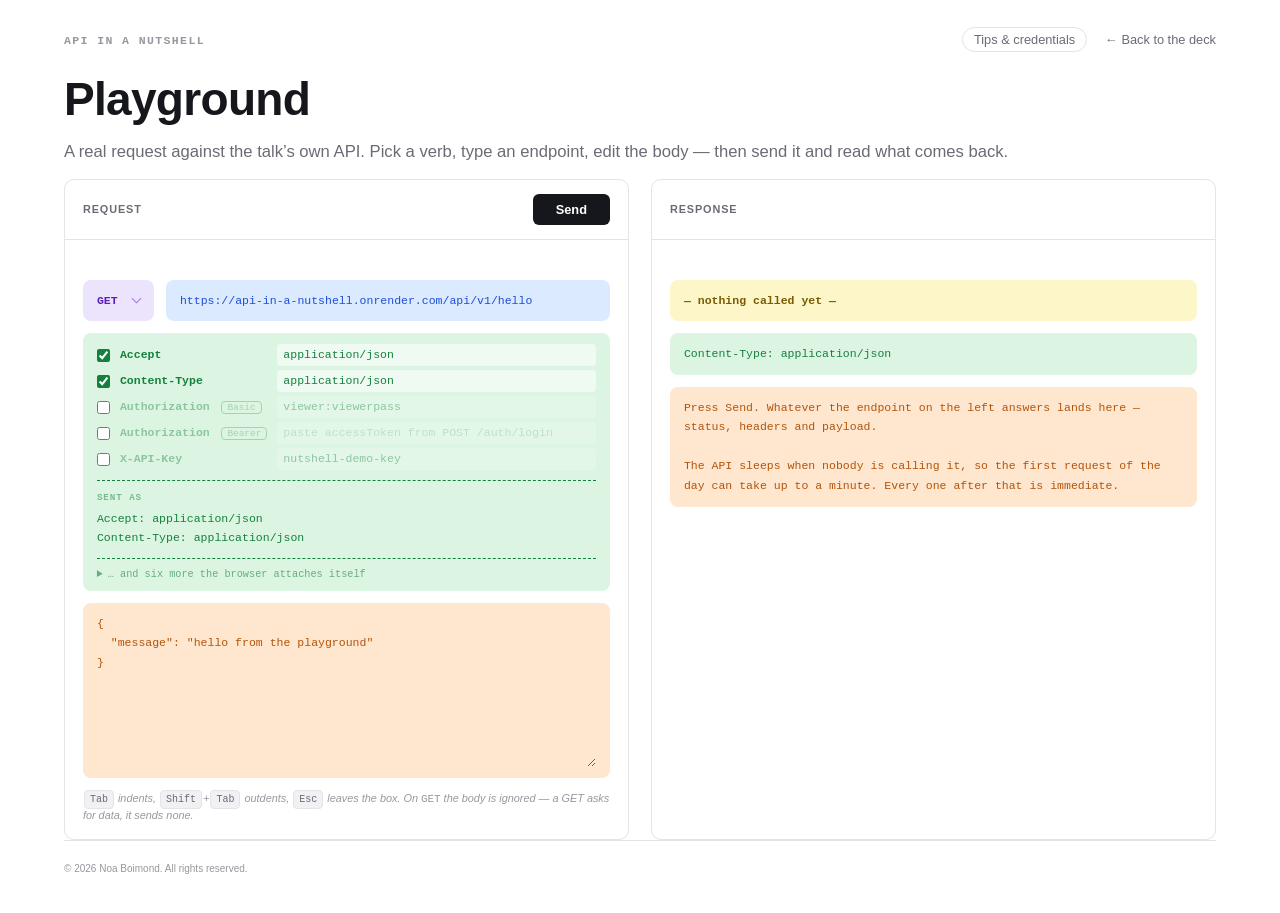
<file: frontend/playground.html>
<!DOCTYPE html>
<html lang="en">
<head>
  <meta charset="utf-8">
  <meta name="viewport" content="width=device-width, initial-scale=1">
  <title>API in a Nutshell &mdash; Playground</title>
  <link rel="icon" type="image/svg+xml" href="assets/favicon.svg">
  <link rel="stylesheet" href="css/style.css">
  <link rel="stylesheet" href="css/playground.css">
</head>
<body class="pg-page">

  <!-- ============================================================
       Playground — slide 17's shell, off the rails.

       The deck walks a fixed sequence: each panel there has its verb,
       its endpoint and its body decided in advance, because the room is
       being shown one idea at a time. Here there is no sequence. One
       request panel, one answer panel, and everything in the request is
       yours to change.

       Deliberately not a second engine: js/live.js drives this page
       exactly as it drives slides 10, 16 and 17, because the block below
       carries .rr--call and speaks the same data-* vocabulary. What
       js/playground.js adds is only what the deck never needed — a verb
       picked inside the panel instead of switching between two, a header
       set you tick rather than read, a Tab key that indents JSON instead
       of leaving the box, and a cheat sheet that fills the boxes rather
       than asking anyone to retype a password from a slide.
       ============================================================ -->

  <main class="pg">

    <div class="pg__bar">
      <p class="pg__eyebrow">API in a Nutshell</p>
      <!-- Everything a room needs to actually make a call — accounts,
           keys, the list of endpoints — behind one button rather than
           down the side of the page. A panel nobody has opened costs
           nothing; a column of credentials next to the request competes
           with it for the only attention in the room. -->
      <div class="pg__barend">
        <button class="pg__tipsbtn" type="button" data-action="tips-open" aria-haspopup="dialog">Tips &amp; credentials</button>
        <a class="pg__back" href="index.html">&larr; Back to the deck</a>
      </div>
    </div>

    <div class="slide__inner">
      <div class="rr rr--call rr--pg">

        <!-- No switch above the panels. The deck has one because a slide
             holds two requests and the chips say which is on screen; here
             there is one request and the verb is a property of it, so it
             belongs in the request, not over it. live.js needs no radio:
             with none checked its active() falls through to the only
             [data-req] on the page. -->
        <div class="rr__head">
          <h2 class="slide__title">Playground</h2>
        </div>

        <p class="slide__lede slide__lede--wide">
          A real request against the talk&rsquo;s own API. Pick a verb, type an endpoint, edit the body &mdash; then send it and read what comes back.
        </p>

        <div class="rr__grid">

          <!-- ----- left: the request, entirely as typed ----- -->
          <article class="panel">
            <div class="panel__head">
              <h3 class="panel__title">Request</h3>
              <button class="call__send" type="button" data-action="send">Send</button>
            </div>
            <div class="panel__body">

              <div class="rr-panel rr-panel--fields" data-req="main" data-method="GET">

                <div class="field-row">
                  <!-- The purple box is now the control. In the deck it is
                       a read-out of a verb decided elsewhere; here picking
                       the verb and showing it are the same act, which is
                       why there is nothing left to keep in step. What it
                       cannot do on its own is reach live.js, so
                       playground.js copies the choice onto data-method
                       below — the attribute live.js reads at send time. -->
                  <div class="field field--method">
                    <select class="field__value pg__verb" name="pg-verb" aria-label="method">
                      <option value="GET" selected>GET</option>
                      <option value="POST">POST</option>
                    </select>
                  </div>
                  <div class="field field--endpoint">
                    <input class="field__value call__input" type="text" name="pg-endpoint" value="https://api-in-a-nutshell.onrender.com/api/v1/hello" spellcheck="false" autocomplete="off" aria-label="endpoint">
                  </div>
                </div>

                <!-- The headers, as a checklist rather than a block of text.
                     Every row is one this backend actually reads —
                     backend/README.md's credential column is the whole of
                     the list — so nothing here is a header you have to know
                     to guess at, and nothing offered will be refused by CORS.

                     Ticking rather than adding, because the demo is the
                     toggle: untick Content-Type on a POST, send, read the
                     422, tick it back, send again. Deleting a row would
                     charge you a retype for every round of that.

                     The two Authorization rows are one header name under two
                     schemes, and they are mutually exclusive — one carries a
                     password, the other a token you got *by* sending the
                     password. /auth/login turns the first into the second.

                     The <pre> is not decoration. live.js builds its header
                     set by parsing the first .field__value in here line by
                     line on the colon, so that block *is* the request;
                     playground.js writes it from the boxes above. It ships
                     with the default two already in it, so a page whose JS
                     failed still sends something sensible. -->
                <div class="field field--headers pg-hdr">

                  <div class="pg-hdr__list">

                    <div class="pg-hdr__row">
                      <input class="pg-hdr__on" type="checkbox" id="h-accept" data-name="Accept" checked>
                      <label class="pg-hdr__name" for="h-accept">Accept</label>
                      <input class="pg-hdr__val" type="text" value="application/json" spellcheck="false" autocomplete="off" aria-label="Accept value">
                    </div>

                    <div class="pg-hdr__row">
                      <input class="pg-hdr__on" type="checkbox" id="h-ctype" data-name="Content-Type" checked>
                      <label class="pg-hdr__name" for="h-ctype">Content-Type</label>
                      <input class="pg-hdr__val" type="text" value="application/json" spellcheck="false" autocomplete="off" aria-label="Content-Type value">
                    </div>

                    <div class="pg-hdr__row">
                      <input class="pg-hdr__on" type="checkbox" id="h-basic" data-name="Authorization" data-scheme="Basic" data-excl="auth">
                      <label class="pg-hdr__name" for="h-basic">Authorization <span class="pg-hdr__scheme">Basic</span></label>
                      <input class="pg-hdr__val" type="text" value="viewer:viewerpass" spellcheck="false" autocomplete="off" aria-label="Basic credentials">
                    </div>

                    <div class="pg-hdr__row">
                      <input class="pg-hdr__on" type="checkbox" id="h-bearer" data-name="Authorization" data-scheme="Bearer" data-excl="auth">
                      <label class="pg-hdr__name" for="h-bearer">Authorization <span class="pg-hdr__scheme">Bearer</span></label>
                      <input class="pg-hdr__val" type="text" value="" placeholder="paste accessToken from POST /auth/login" spellcheck="false" autocomplete="off" aria-label="Bearer token">
                    </div>

                    <div class="pg-hdr__row">
                      <input class="pg-hdr__on" type="checkbox" id="h-key" data-name="X-API-Key">
                      <label class="pg-hdr__name" for="h-key">X-API-Key</label>
                      <input class="pg-hdr__val" type="text" value="nutshell-demo-key" spellcheck="false" autocomplete="off" aria-label="API key">
                    </div>

                  </div>

<pre class="field__value pg-hdr__wire">Accept: application/json
Content-Type: application/json</pre>

                  <!-- The tier nobody teaches. A student reads the block
                       above and concludes a request carries what they typed;
                       it carries these too, and none of them are theirs to
                       set — fetch() silently drops any attempt. Origin is
                       the one to point at: it exists so a page cannot lie
                       about where it came from, and it is why ticking
                       Authorization below sends an OPTIONS call first. -->
                  <details class="pg-hdr__ghosts">
                    <summary class="pg-hdr__summary">&hellip; and six more the browser attaches itself</summary>
                    <ul class="pg-hdr__ghostlist">
                      <li><span class="pg-hdr__ghost">Origin</span><span>where this page was served from &mdash; the header the whole of CORS turns on</span></li>
                      <li><span class="pg-hdr__ghost">Host</span><span>which server the connection is for</span></li>
                      <li><span class="pg-hdr__ghost">Content-Length</span><span>the size of the body, counted for you</span></li>
                      <li><span class="pg-hdr__ghost">User-Agent</span><span>the browser naming itself</span></li>
                      <li><span class="pg-hdr__ghost">Accept-Encoding</span><span>the compressions it can undo</span></li>
                      <li><span class="pg-hdr__ghost">Referer</span><span>the page the call was made from</span></li>
                    </ul>
                  </details>

                </div>

                <div class="field field--body">
<textarea class="field__value call__input" name="pg-body" data-role="body" spellcheck="false" aria-label="request body">{
  "message": "hello from the playground"
}</textarea>
                </div>

                <p class="call__hint">
                  <kbd>Tab</kbd> indents, <kbd>Shift</kbd>+<kbd>Tab</kbd> outdents, <kbd>Esc</kbd> leaves the box. On <code>GET</code> the body is ignored &mdash; a GET asks for data, it sends none.
                </p>

              </div>

            </div>
          </article>

          <!-- ----- right: whatever came back ----- -->
          <article class="panel">
            <div class="panel__head">
              <h3 class="panel__title">Response</h3>
            </div>
            <div class="panel__body">

              <div class="rr-panel rr-panel--fields" data-res>
                <div class="field field--status">
                  <p class="field__value" data-out="status">&mdash; nothing called yet &mdash;</p>
                </div>
                <div class="field field--headers">
<pre class="field__value" data-out="headers">Content-Type: application/json</pre>
                </div>
                <div class="field field--body">
<pre class="field__value" data-out="body">Press Send. Whatever the endpoint on the left answers lands here &mdash; status, headers and payload.

The API sleeps when nobody is calling it, so the first request of the day can take up to a minute. Every one after that is immediate.</pre>
                </div>
              </div>

            </div>
          </article>

        </div>
      </div>
    </div>

    <!-- Same byline the deck carries in its sidebar foot. The deck has a
         permanent rail to hang it on; this page has none, so it goes at
         the end of the column instead — pushed there by margin-top:auto
         so a tall window leaves it at the bottom rather than floating it
         under a short panel. The year is stamped by playground.js, as
         main.js does for the deck. -->
    <footer class="pg__foot">
      <p class="pg__note">&copy; <span data-year></span> Noa Boimond. All rights reserved.</p>
    </footer>

  </main>

  <!-- ============================================================
       The cheat sheet.

       A <dialog> rather than a div and a z-index, because showModal()
       is the only thing that centres on the viewport, paints a backdrop,
       closes on Escape, traps the keyboard inside and makes the page
       behind it inert — five behaviours, none of them worth
       reimplementing, all of them wrong if you get one of them wrong.

       Placed outside .rr--call on purpose. live.js wires every such
       block it finds, including a spoiler inside one, and being adopted
       by the shared engine is exactly what this panel must not be: it
       has its own buttons, its own Escape key and no request in it.
       playground.js wires it instead.

       Everything in here is a value that already lives somewhere else —
       backend/README.md for the accounts and the key, slide 16 for the
       OpenWeatherMap one. Repeated rather than linked because a room
       mid-demo will not go and look, and left in one panel so there is
       one place to change when a credential does.
       ============================================================ -->
  <dialog class="tips" id="tips" aria-labelledby="tips-title">

    <div class="tips__head">
      <h2 class="tips__title" id="tips-title">Tips &amp; credentials</h2>
      <button class="tips__close" type="button" data-action="tips-close" aria-label="Close">&times;</button>
    </div>

    <div class="tips__body">

      <!-- ----- accounts ----- -->
      <section class="tips__sec">
        <h3 class="tips__h">Accounts</h3>
        <p class="tips__note">
          Hardcoded, because a teaching API has to let the room in. <b>Use</b> ticks
          <code>Authorization&nbsp;Basic</code> and fills it in &mdash; the base64 happens in front of you.
        </p>
        <ul class="tips__list">
          <li class="tips__item">
            <code class="tips__val">viewer:viewerpass</code>
            <span class="tips__meta">role <b>viewer</b> &mdash; opens <code>/viewer</code></span>
            <button class="tips__use" type="button" data-fill-basic="viewer:viewerpass">Use</button>
          </li>
          <li class="tips__item">
            <code class="tips__val">editor:editorpass</code>
            <span class="tips__meta">role <b>editor</b> &mdash; opens <code>/viewer</code> and <code>/editor</code></span>
            <button class="tips__use" type="button" data-fill-basic="editor:editorpass">Use</button>
          </li>
          <li class="tips__item">
            <code class="tips__val">admin:adminpass</code>
            <span class="tips__meta">role <b>admin</b> &mdash; opens all three</span>
            <button class="tips__use" type="button" data-fill-basic="admin:adminpass">Use</button>
          </li>
          <li class="tips__item">
            <code class="tips__val">dataschool:dataschool</code>
            <span class="tips__meta">role <b>viewer</b> &mdash; the one <code>POST /echo</code> greets by name</span>
            <button class="tips__use" type="button" data-fill-basic="dataschool:dataschool">Use</button>
          </li>
        </ul>
        <p class="tips__note">
          Roles rank rather than match, which is why <code>admin</code> reaches <code>/viewer</code>.
          A token that is valid but not senior enough gets <b>403</b>, not 401 &mdash; and the
          difference is the whole reason those three endpoints exist.
        </p>
      </section>

      <!-- ----- keys ----- -->
      <section class="tips__sec">
        <h3 class="tips__h">Keys</h3>
        <p class="tips__note">
          A key says which <em>program</em> is calling. A token says which <em>person</em>.
          Confusing the two is how a long-lived credential ends up hardcoded in a phone app.
        </p>
        <ul class="tips__list">
          <li class="tips__item">
            <code class="tips__val">nutshell-demo-key</code>
            <span class="tips__meta">this backend, as <code>X-API-Key</code>, on <code>GET /app</code></span>
            <button class="tips__use" type="button" data-fill-key="nutshell-demo-key">Use</button>
          </li>
        </ul>

        <!-- The deck's own spoiler component, markup and all, so the two
             pages treat the same key the same way: blurred by default,
             because its shape being visible is the argument slide 16 is
             making and its characters being visible is not. -->
        <div class="spoiler tips__spoiler">
          <p class="spoiler__label">
            OpenWeatherMap, for slide 16 &mdash; rides in the URL as <code>appid</code>, never in a header,
            which is why it lands in browser history and server logs
          </p>
          <code class="spoiler__value" data-spoiler-value>b16468ef6583a4c63b0f9558259dd0a5</code>
          <button class="spoiler__btn" type="button" data-action="reveal" aria-pressed="false">Reveal</button>
          <button class="spoiler__btn" type="button" data-action="copy">Copy</button>
        </div>
      </section>

      <!-- ----- endpoints ----- -->
      <section class="tips__sec">
        <h3 class="tips__h">Endpoints</h3>
        <p class="tips__note">
          Click one to load it into the request. The host is kept as you have it, so a
          <code>localhost</code> session stays on localhost.
        </p>
        <ul class="tips__eps">
          <li class="tips__ep">
            <span class="tips__epbtns">
              <button class="tips__path" type="button" data-verb="GET" data-path="/hello"><b>GET</b> /hello</button>
            </span>
            <span class="tips__meta">the plainest possible request &mdash; no credential</span>
          </li>
          <li class="tips__ep">
            <span class="tips__epbtns">
              <button class="tips__path" type="button" data-verb="POST" data-path="/echo"><b>POST</b> /echo</button>
            </span>
            <span class="tips__meta">the only endpoint that reads a body &mdash; needs Basic</span>
          </li>
          <li class="tips__ep">
            <span class="tips__epbtns">
              <button class="tips__path" type="button" data-verb="GET" data-path="/produce?kind=fruit&amp;color=red"><b>GET</b> /produce</button>
            </span>
            <span class="tips__meta">query parameters &mdash; drop <code>?kind=</code> or ask for <code>mineral</code> to see a 422</span>
          </li>
          <li class="tips__ep">
            <span class="tips__epbtns">
              <button class="tips__path" type="button" data-verb="POST" data-path="/auth/login"><b>POST</b> /auth/login</button>
            </span>
            <span class="tips__meta">a POST with <em>no body</em> &mdash; trades Basic for a token to paste into the Bearer row</span>
          </li>
          <li class="tips__ep">
            <span class="tips__epbtns">
              <button class="tips__path" type="button" data-verb="GET" data-path="/viewer"><b>GET</b> /viewer</button>
              <button class="tips__path" type="button" data-verb="GET" data-path="/editor"><b>GET</b> /editor</button>
              <button class="tips__path" type="button" data-verb="GET" data-path="/admin"><b>GET</b> /admin</button>
            </span>
            <span class="tips__meta">roles, and 401 vs 403 &mdash; need Bearer</span>
          </li>
          <li class="tips__ep">
            <span class="tips__epbtns">
              <button class="tips__path" type="button" data-verb="GET" data-path="/app"><b>GET</b> /app</button>
            </span>
            <span class="tips__meta">a key identifying an application &mdash; needs <code>X-API-Key</code></span>
          </li>
          <li class="tips__ep">
            <span class="tips__epbtns">
              <button class="tips__path" type="button" data-verb="GET" data-path="/limited"><b>GET</b> /limited</button>
            </span>
            <span class="tips__meta">three per twenty seconds, then 429 &mdash; send it four times</span>
          </li>
        </ul>
      </section>

      <!-- ----- the docs ----- -->
      <section class="tips__sec">
        <h3 class="tips__h">The API describes itself</h3>
        <p class="tips__prose">
          Every endpoint above has a second address that explains it. Open it and you get a page
          listing all of them &mdash; what each one needs, what each one answers, and which ones want a
          credential. It is not a reference to read alongside the API: there is a <b>Try&nbsp;it&nbsp;out</b>
          button on each entry, and an <b>Authorize</b> button at the top to hand it a username and
          password first, so you can make every call on this page from that one instead.
        </p>
        <p class="tips__prose">
          What makes it worth trusting is that nobody wrote it. The server generates it from the same
          code that answers the requests, every time it starts &mdash; so it cannot describe an endpoint
          that no longer exists, or forget one that was added yesterday. That is the difference between
          documentation and a wiki. The description format is called <b>OpenAPI</b>; the page that draws
          it is <b>Swagger&nbsp;UI</b>. You will meet both again on somebody else's API.
        </p>
        <a class="tips__link" href="https://api-in-a-nutshell.onrender.com/docs" target="_blank" rel="noopener">
          api-in-a-nutshell.onrender.com/docs &rarr;
        </a>
        <p class="tips__note">
          Running the backend yourself? It is at <code>localhost:8000/docs</code>, and the server's
          root redirects there &mdash; opening an API in a browser should land somewhere useful.
        </p>
      </section>

    </div>
  </dialog>

  <!-- live.js first: it wires every .rr--call it finds, this one included.
       playground.js only adds what the deck never needed, the dialog
       above among it. -->
  <script src="js/live.js"></script>
  <script src="js/playground.js"></script>

</body>
</html>
</file>
<file: frontend/css/style.css>
/* ============================================================
   API in a Nutshell — Dataschool deck
   Design tokens from context/candidate-api-anatomy-palette.md

   Palette rules honoured here:
   - Solid fills only. No gradients, no alpha blending on any colour.
     Lighter/darker variants are new solid tints, never transparency.
   - One hue = one family, and one family = one section: five palette
     hues, five families, the deck's five axes, in order.
   ============================================================ */

:root {
  /* --- neutrals / chrome --- */
  --bg: #ffffff;
  --surface: #ffffff;
  --surface-alt: #f7f7f9;   /* solid tint, stands in for a 3% grey */
  --surface-sunk: #f1f1f4;  /* solid tint, stands in for a 6% grey */
  --border: #e3e3e8;
  --border-strong: #cfcfd6;
  --text: #16171c;
  --text-secondary: #6b6b76;
  --text-tertiary: #97979f;

  /* --- family hues (fill + text pairs, straight from the palette) --- */
  --foundations-bg: #ece3fc;  /* method purple  */
  --foundations-fg: #5b21b6;
  --anatomy-bg: #dbeafe;      /* endpoint blue  */
  --anatomy-fg: #1d4ed8;
  --contract-bg: #dcf5e2;     /* header/status green */
  --contract-fg: #15803d;
  --horizon-bg: #ffe7cf;      /* body orange    */
  --horizon-fg: #b3540a;
  --next-bg: #ffe1ec;         /* deck extension: rose */
  --next-fg: #be123c;

  /* Status yellow. A category, not a family — no [data-family] remap,
     because no slide should ever take it as its accent. It exists so
     Status stops sharing the contract green with Header in the
     anatomy view, where the two sit side by side in one legend.
     Same rule as the rest: pale solid fill, saturated dark text of
     the same hue (5.8:1, AA at the mono sizes used). */
  --status-bg: #fdf6c9;
  --status-fg: #7a5b00;

  /* the active slide's family, remapped per-slide below */
  --accent-bg: var(--surface-sunk);
  --accent-fg: var(--text);

  --font-sans: -apple-system, BlinkMacSystemFont, "Segoe UI", "Helvetica Neue", Arial, sans-serif;
  --font-mono: ui-monospace, "Cascadia Code", "SF Mono", Consolas, "Liberation Mono", monospace;

  /* --- dark code cells. Deliberately outside the five-family system:
         a syntax theme is not a category, so these hues never sit next
         to a family fill. Solid values only, as everywhere else. --- */
  --code-bg: #1b1d23;
  --code-fg: #e4e4ea;
  --code-kw: #c792ea;
  --code-str: #a5d6a7;
  --code-fn: #82aaff;
  --term-bg: #000000;
  --term-fg: #ffffff;
  --term-dim: #9aa0a6;

  --sidebar-w: 300px;
  --sidebar-w-collapsed: 60px;
  --progress-h: 3px;

  /* A token rather than a literal in .slide__title, because anything
     set beside a title has to be measured against it — see
     .slide__title-art, which is sized off this and so tracks the
     heading across every screen width. */
  --title-size: clamp(30px, 3.6vw, 46px);
}

/* Family remap. Any element carrying data-family exposes that hue
   to its subtree as --accent-bg / --accent-fg. */
[data-family="foundations"] { --accent-bg: var(--foundations-bg); --accent-fg: var(--foundations-fg); }
[data-family="anatomy"]     { --accent-bg: var(--anatomy-bg);     --accent-fg: var(--anatomy-fg); }
[data-family="contract"]    { --accent-bg: var(--contract-bg);    --accent-fg: var(--contract-fg); }
[data-family="horizon"]     { --accent-bg: var(--horizon-bg);     --accent-fg: var(--horizon-fg); }
[data-family="next"]        { --accent-bg: var(--next-bg);        --accent-fg: var(--next-fg); }

* { box-sizing: border-box; }

html, body { height: 100%; }

body {
  margin: 0;
  display: grid;
  grid-template-columns: var(--sidebar-w) 1fr;
  background: var(--bg);
  color: var(--text);
  font-family: var(--font-sans);
  overflow: hidden;
  transition: grid-template-columns 0.22s ease;
}

body.is-collapsed { grid-template-columns: var(--sidebar-w-collapsed) 1fr; }

code, kbd, pre { font-family: var(--font-mono); }


/* ============================================================
   Sidebar — permanent table of contents
   ============================================================ */

.sidebar {
  grid-column: 1;
  display: flex;
  flex-direction: column;
  min-width: 0;
  background: var(--surface-alt);
  border-right: 1px solid var(--border);
  overflow: hidden;
}

.sidebar__head {
  padding: 24px 22px 18px;
  border-bottom: 1px solid var(--border);
}

.sidebar__eyebrow {
  margin: 0 0 6px;
  font-size: 10px;
  font-weight: 600;
  letter-spacing: 0.1em;
  text-transform: uppercase;
  color: var(--text-tertiary);
  white-space: nowrap;
}

.sidebar__title {
  margin: 0;
  font-size: 15px;
  font-weight: 700;
  letter-spacing: -0.01em;
  color: var(--text);
  white-space: nowrap;
}

.sidebar__nav {
  flex: 1 1 auto;
  padding: 14px 12px;
  overflow-y: auto;
  overflow-x: hidden;
}

/* A button, because it jumps to a section — so it also has to be
   stripped back to the plain row it looks like. */
.toc-link {
  display: flex;
  align-items: baseline;
  gap: 11px;
  width: 100%;
  padding: 9px 10px;
  border: 0;
  border-left: 3px solid transparent;
  border-radius: 8px;
  margin-bottom: 2px;
  background: none;
  font: inherit;
  text-align: left;
  cursor: pointer;
}

/* Must stay ahead of .is-active: same specificity, and the active
   entry keeps its family fill when the pointer crosses it. */
.toc-link:hover { background: var(--surface-sunk); }
.toc-link:hover .toc-link__label { color: var(--text); }

.toc-link:focus-visible {
  outline: 2px solid var(--accent-fg);
  outline-offset: -2px;
}

.toc-link__num {
  flex: 0 0 auto;
  width: 22px;
  text-align: center;
  font-family: var(--font-mono);
  font-size: 12px;
  font-weight: 600;
  color: var(--text-tertiary);
  font-variant-numeric: tabular-nums;
}

.toc-link__text {
  min-width: 0;
  display: flex;
  flex-direction: column;
  gap: 2px;
}

.toc-link__label {
  font-size: 13px;
  line-height: 1.3;
  font-weight: 500;
  color: var(--text-secondary);
}

.toc-link__time {
  font-size: 11px;
  font-family: var(--font-mono);
  color: var(--text-tertiary);
}

/* active entry: family tint as a solid fill, family shade as text */
.toc-link.is-active {
  background: var(--accent-bg);
  border-left-color: var(--accent-fg);
}
.toc-link.is-active .toc-link__num,
.toc-link.is-active .toc-link__label { color: var(--accent-fg); font-weight: 700; }
.toc-link.is-active .toc-link__time  { color: var(--accent-fg); }

.sidebar__foot {
  padding: 14px 22px 18px;
  border-top: 1px solid var(--border);
}

.sidebar__hint {
  margin: 0;
  font-size: 11px;
  color: var(--text-tertiary);
  white-space: nowrap;
}

/* The byline under the hint. A notch smaller than the key hint above it,
   and the same tertiary grey, because it is the one thing in the sidebar
   that is neither a control nor a place: it should be findable by anyone
   looking for it and invisible to a room watching the slides.

   No nowrap, unlike the hint: the hint is three characters and a key cap,
   this is a sentence, and at 300px minus the foot's padding it sits on
   one line with room to spare — but a longer name or a wider letter should
   wrap rather than push the sidebar's scrollbar out. Nothing else is
   needed for the collapsed and narrow states: both hide .sidebar__foot
   whole, so this goes with it. */
.sidebar__note {
  margin: 10px 0 0;
  font-size: 10px;
  line-height: 1.45;
  color: var(--text-tertiary);
}

/* --- collapsed state: numbers only --- */
body.is-collapsed .sidebar__head,
body.is-collapsed .sidebar__foot,
body.is-collapsed .toc-link__text { display: none; }

body.is-collapsed .sidebar__nav { padding: 16px 8px; }

body.is-collapsed .toc-link {
  justify-content: center;
  padding: 10px 0;
  border-left-width: 0;
  border-radius: 8px;
}

body.is-collapsed .toc-link__num { width: auto; font-size: 13px; }


/* ============================================================
   Deck & slides
   ============================================================ */

.deck {
  grid-column: 2;
  position: relative;
  min-width: 0;
  overflow: hidden;
}

.slide {
  position: absolute;
  inset: 0;
  display: none;
  align-items: center;
  padding: 4vh 5vw calc(var(--progress-h) + 3vh);
  overflow-y: auto;
}

.slide.is-active { display: flex; }

/* Fallback: until the controller marks the deck ready (or if the script
   never loads at all), show the first slide rather than a blank page. */
.deck:not(.is-ready) .slide:first-child { display: flex; }

.slide__inner {
  width: 100%;
  max-width: 1040px;
  margin: 0 auto;
  animation: rise 0.34s ease both;
}

/* Content slides — anything that is not the cover, the motivation card,
   an axis/table-of-contents slide or the closing thanks. They run flush
   instead of being centred in a fixed measure: 95% of the deck's width,
   anchored to the top-left corner 2.5% in from the sidebar and from the
   top.

   The four exceptions are the four slides with no title bar and little
   on them, which is why they are named here rather than given rules of
   their own: they want the centring .slide and .slide__inner already
   provide, and it is cheaper to leave them out of this override than to
   outrank it afterwards — the chain is (0,5,0) and nothing short of a
   contrivance beats it. */
.slide:not(.slide--cover):not(.slide--about):not(.slide--toc):not(.slide--thanks) {
  align-items: flex-start;
  padding: 2.5vh 2.5% calc(var(--progress-h) + 2.5vh);
}

.slide:not(.slide--cover):not(.slide--about):not(.slide--toc):not(.slide--thanks) .slide__inner {
  max-width: none;
  margin: 0;
}

/* "API, Kesako?" keeps its title on the top line like every other slide,
   but what sits under it is short enough to float in the middle: the
   inner fills the slide height and the figure's auto block margins
   centre it in whatever space the title leaves. */
.slide--concepts .slide__inner {
  min-height: 100%;
  display: flex;
  flex-direction: column;
}

.slide--concepts .figure {
  margin-block: auto;
}

/* Well over the deck's shared figure cap. Everywhere else a figure shares
   its slide with prose and has to leave room for it; here the drawing is
   the slide, so the only thing worth capping it against is the screen —
   which is what the vh term does, the 775 only binding on a tall one.

   All three terms are 1.25x what they were. The cap is what sizes this
   image, not its column — 16:9 at 775px tall is barely 1380 wide, and
   the slide is wider than that — so raising the cap is what moves it,
   the way it is for the caching diagram and unlike .figure--tcpip. The
   vh term is the one to watch: title and padding account for a little
   over 10vh, so 77.5 is close to the point where the slide would start
   to scroll rather than grow. */
.slide--concepts .figure__img {
  max-height: clamp(350px, 77.5vh, 775px);
  /* No frame. The shared rule boxes every figure because elsewhere one
     sits among prose and needs an edge to be a figure rather than a
     picture in the page; this one is the whole slide, and a line drawn
     just inside the slide's own margins only reads as a second margin.
     The surface behind it stays — the drawing has no ground of its own
     in its transparent parts, and it is white where it does. */
  border: 0;
}

@keyframes rise {
  from { opacity: 0; transform: translateY(8px); }
  to   { opacity: 1; transform: translateY(0); }
}

@media (prefers-reduced-motion: reduce) {
  .slide__inner { animation: none; }
  body { transition: none; }
  .flashcard__faces { transition: none; }
  .figure--swap > .figure__img { transition: none; }
}

.eyebrow {
  margin: 0 0 14px;
  font-size: clamp(11px, 0.85vw, 13px);
  font-weight: 600;
  letter-spacing: 0.09em;
  text-transform: uppercase;
  color: var(--text-tertiary);
}

.slide__title {
  margin: 0 0 12px;
  font-size: var(--title-size);
  line-height: 1.1;
  letter-spacing: -0.015em;
  text-wrap: balance;
}

/* --- a title with an illustration beside it. The heading is a flex
       item, so it shrinks to its own text instead of running the full
       width, and the image sits directly against the end of it rather
       than out at the far margin. The row carries the title's bottom
       margin and the title gives it up, so the gap under the pair is
       the one every other slide has. --- */

.slide__titlerow {
  display: flex;
  align-items: center;
  gap: clamp(10px, 1.4vw, 18px);
  margin-bottom: 12px;
}

.slide__titlerow > .slide__title { margin-bottom: 0; }

/* Measured off the heading's own size, so the row is no taller than a
   title alone would be and nothing below it moves — 1.25 against a
   line box of 1.1 lets the art overhang the text slightly, which is
   what stops it reading as a full stop at the end of the sentence.
   alt="" in the markup: it illustrates a point the slide already
   makes, so a screen reader should skip it. */
.slide__title-art {
  flex: 0 0 auto;
  width: auto;
  height: calc(var(--title-size) * 1.25);
}

/* A photograph beside a title rather than a flat drawing, and round.
   Both departures from the rule above have the same cause: a photo
   carries detail a diagram does not, so it needs the extra size to read
   at all, and it comes with a ground the drawings do not have. Square
   box, because a circle wants one — the source is 500x535 and cover
   trims the difference off the top and bottom.

   The soft edge is a mask, not a fill. The cut-out sits on white and so
   does the slide, so a hard rim would draw a circle the picture does not
   have, where a feathered one lets it sit on the page instead. Alpha in
   a mask is not alpha in a colour: the palette's solid-fill rule governs
   the five family hues and nothing here touches them. -webkit- first for
   the Chrome versions that still want it; a browser honouring neither
   falls back to the square, which is a fine place to land.

   The row is taller than a bare title at this size, which on other
   slides would push everything below it down. Here it does not: this
   slide's figure is centred with auto margins, so it simply recentres
   in the space left. Dial the 1.6 if the crab wants more or less room. */
.slide__title-art--circle {
  width: calc(var(--title-size) * 1.6);
  height: calc(var(--title-size) * 1.6);
  border-radius: 50%;
  object-fit: cover;
  -webkit-mask-image: radial-gradient(circle, #000 58%, transparent 76%);
  mask-image: radial-gradient(circle, #000 58%, transparent 76%);
}

/* --- "1/2" beside a title whose slide runs over two. A chip in the
       slide's own hue rather than more heading: it is not part of the
       sentence the title makes, it says where in the pair you are. The
       row centres it against the heading, and the mono figures keep the
       two pages the same width so the chip does not shift as you turn
       the page. --- */
.slide__count {
  flex: 0 0 auto;
  padding: clamp(2px, 0.3vw, 4px) clamp(8px, 1vw, 12px);
  border-radius: 999px;
  background: var(--accent-bg);
  color: var(--accent-fg);
  font-family: var(--font-mono);
  font-size: clamp(12px, 1.1vw, 16px);
  font-weight: 700;
}


/* ============================================================
   Cover slide
   ============================================================ */

.cover__title {
  margin: 0 0 22px;
  font-size: clamp(42px, 6.4vw, 86px);
  line-height: 1.02;
  letter-spacing: -0.03em;
  text-wrap: balance;
}

.cover__thesis {
  margin: 0 0 40px;
  padding-left: 20px;
  border-left: 4px solid var(--accent-fg);
  max-width: 62ch;
  font-size: clamp(16px, 1.5vw, 22px);
  line-height: 1.5;
  color: var(--text-secondary);
}

.cover__thesis strong { color: var(--text); font-weight: 600; }

.cover__presenter {
  margin: 0 0 28px;
  font-size: 14px;
  color: var(--text-secondary);
}

.cover__presenter-name { font-weight: 600; color: var(--text); }

.cover__presenter-sep { margin: 0 8px; color: var(--border-strong); }

.cover__nav-hint {
  margin: 0;
  font-size: 12.5px;
  color: var(--text-tertiary);
}


/* ============================================================
   Motivation ("about") slide
   ============================================================ */

.about-card {
  display: flex;
  flex-direction: column;
  gap: 24px;
  padding: 28px 32px;
  background: var(--surface);
  border: 1px solid var(--border);
  border-radius: 10px;
}

.about-card__top {
  display: flex;
  align-items: center;
  gap: 20px;
}

.about-card__photo {
  width: 84px;
  height: 84px;
  flex: 0 0 auto;
  border-radius: 50%;
  border: 1px solid var(--border);
  object-fit: cover;
}

.about-card .cover__presenter { margin: 0; }


/* ============================================================
   Table-of-contents slides
   ============================================================ */

.toc {
  list-style: none;
  margin: 0;
  padding: 0;
  display: grid;
  grid-template-columns: 1fr 1fr;
  grid-template-rows: repeat(3, auto);
  grid-auto-flow: column;
  gap: 12px 28px;
}

.toc__item {
  position: relative;
  display: flex;
  align-items: center;
  gap: 18px;
  padding: 16px 20px;
  background: var(--surface);
  border: 1px solid var(--border);
  border-radius: 10px;
  overflow: hidden;
}

/* Marks the item matching the slide's own axis — a colored spine on
   the left edge, same hue as that item's number. */
.toc__item--current::before {
  content: "";
  position: absolute;
  left: 0;
  top: 0;
  bottom: 0;
  width: 5px;
  background: var(--accent-fg);
}

.toc__num {
  flex: 0 0 auto;
  min-width: 44px;
  height: 44px;
  padding: 0 8px;
  display: grid;
  place-items: center;
  border-radius: 8px;
  background: var(--accent-bg);
  color: var(--accent-fg);
  font-family: var(--font-mono);
  font-size: 17px;
  font-weight: 700;
  white-space: nowrap;
}

.toc__body { min-width: 0; display: flex; flex-direction: column; gap: 4px; }

.toc__label {
  font-size: clamp(15px, 1.35vw, 19px);
  font-weight: 600;
  letter-spacing: -0.01em;
}

.toc__desc {
  font-size: clamp(13px, 1.05vw, 15px);
  line-height: 1.45;
  color: var(--text-secondary);
}

.toc__flag {
  display: inline-block;
  margin-left: 4px;
  padding: 2px 8px;
  border-radius: 999px;
  background: var(--accent-bg);
  color: var(--accent-fg);
  font-family: var(--font-mono);
  font-size: 11px;
  font-weight: 600;
  letter-spacing: 0.02em;
  text-transform: uppercase;
  vertical-align: 2px;
}


/* ============================================================
   Closing slide — two lines and the meme, side by side

   The one slide in the deck that is not read. It is looked at, for as
   long as the questions last, so its whole job is to be legible from
   the back of the room and to hold nothing that competes with whoever
   is speaking. The meme earns its place on the second count: it is
   looked at once, understood, and then it is wallpaper.

   The words are left and the picture right, rather than stacked,
   because the picture is portrait and the screen is not. Stacked, the
   two would fight over the same vertical inch and both would lose; side
   by side, the meme takes the height the slide has spare and the words
   take the width it has spare.

   The inner drops its 1040px measure for this one — that measure is
   sized for prose, and there is none here. Vertical centring still
   costs nothing: .slide is already a flex row with align-items: center,
   which applies because this slide is named in the content-slide
   exception up at the top of this sheet.

   The reading list on the slide before it follows at the end of this
   section: the two are the deck's closing pair, and they are the last
   slide-specific block in the sheet. Everything past here is a
   component that several slides share.
   ============================================================ */

.slide--thanks .slide__inner {
  max-width: none;
  display: grid;
  grid-template-columns: minmax(0, 1fr) auto;
  align-items: center;
  gap: clamp(24px, 4vw, 64px);
  text-align: center;
}

/* A container, so the word inside can be sized against this column
   rather than against the viewport — see .thanks__title. */
.thanks__words { container-type: inline-size; }

/* Two declarations, and the order matters. The first is the whole rule
   on a browser without container query units, which ignores the second
   outright.

   The second is what actually runs, and it exists because the column
   this word sits in is not the screen: it is whatever the meme leaves,
   and vw knows nothing about that. 27cqi is 27% of the column, and
   "Thanks" at that size comes to roughly 94% of the column's width — so
   the word fits, on every screen, without a single breakpoint. min()
   and not clamp() because the vw figure is the intent and the cqi
   figure is only a ceiling: the word is never made larger than the
   line above asks for, only smaller when the column cannot take it. */
.thanks__title {
  margin: 0;
  font-size: clamp(64px, 7vw, 200px);
  font-size: min(clamp(64px, 7vw, 200px), 27cqi);
  line-height: 1;
  letter-spacing: -0.04em;
  font-weight: 700;
}

/* Sized against the title rather than against the body text — roughly a
   seventh of it at either end of the clamp — so the pair reads as one
   block at any width rather than as a heading with a caption that
   drifts toward it on a small screen. Secondary grey, because the room
   has already read this line by the time it is being asked. */
.thanks__sub {
  margin: clamp(18px, 2.4vh, 34px) 0 0;
  font-size: clamp(20px, 2vw, 30px);
  font-weight: 400;
  color: var(--text-secondary);
}

/* An explicit width, the same way .split--more sizes the iceberg and for
   the same reason: the picture is portrait, so the constraint is the
   slide's height and not its column, and a width is the only way to say
   that to a grid track sized by content. The image is 540x646, so a
   width w costs 1.2w of height — 68vh of width is 81vh of picture, and
   the slide's own padding takes another 7vh, which leaves it clearing
   the bottom of the screen by a hair.

   The 700px cap is the one number here that is not about layout. The
   source file is 540px wide; past about 1.3x it stops being a picture of
   a joke and starts being a picture of some pixels, and the four
   paragraphs of body text inside it are the first thing to go. If a
   larger copy of the image ever turns up, this is the line to raise.

   46% so that a wide, short window cannot let the picture take the half
   of the row the words are standing in. */
.thanks__meme {
  width: min(46%, clamp(200px, 68vh, 600px));
}

.thanks__meme .figure__img {
  width: 95%;
  max-height: none;
}


/* --- the closing slide's reading list: three references, ranked.

       The number chips come from a CSS counter rather than from typed
       digits, so reordering the three in the markup renumbers them and
       cannot leave a 1, 3, 2 behind. They are .method__name's chip at a
       smaller size — same fill, same radius, same mono — because a
       number in a box is already this deck's way of saying "one of a
       short ordered set", and the agenda and the HTTP methods both say
       it that way.

       These three and the playground link in the pane beside them are
       the only anchors in the whole deck, so there is no link style to
       inherit and no reset to fall back on: without the rules below they
       would render as browser blue, which belongs to no family here.
       .points__link is the other one, and it borrows this treatment
       rather than inventing a second — it stays with the bullet lists,
       since a link buried mid-sentence is sized by the sentence. Both
       take the slide's own accent instead of the browser's, on the
       underline rather than on the text, so the label keeps full
       contrast against white and the colour is carried by a line that
       is allowed to be thin. --- */

.reflist {
  display: flex;
  flex-direction: column;
  gap: clamp(8px, 1.1vw, 12px);
}

/* Sized and cased as a label, not as a heading — it introduces the list
   without competing with the slide title two rows up. */
.reflist__title {
  margin: 0;
  font-size: clamp(11px, 0.95vw, 13px);
  font-weight: 700;
  letter-spacing: 0.08em;
  text-transform: uppercase;
  color: var(--text-secondary);
}

.reflist__items {
  counter-reset: ref;
  list-style: none;
  margin: 0;
  padding: 0;
  display: flex;
  flex-direction: column;
  gap: clamp(10px, 1.4vw, 15px);
}

.reflist__item {
  display: flex;
  align-items: flex-start;
  gap: clamp(9px, 1.1vw, 13px);
}

.reflist__item::before {
  counter-increment: ref;
  content: counter(ref);
  flex: 0 0 auto;
  width: clamp(21px, 2vw, 26px);
  height: clamp(21px, 2vw, 26px);
  display: grid;
  place-items: center;
  border-radius: 6px;
  background: var(--accent-bg);
  color: var(--accent-fg);
  font-family: var(--font-mono);
  font-size: clamp(11px, 0.95vw, 13px);
  font-weight: 700;
}

/* min-width: 0 so a long address can wrap instead of widening the flex
   item past the column. */
.reflist__body {
  display: flex;
  flex-direction: column;
  gap: 3px;
  min-width: 0;
}

.reflist__link {
  align-self: flex-start;
  font-size: clamp(13px, 1.15vw, 16px);
  font-weight: 600;
  color: var(--text);
  text-decoration: underline;
  text-decoration-color: var(--accent-fg);
  text-decoration-thickness: 2px;
  text-underline-offset: 3px;
}

.reflist__link:hover,
.reflist__link:focus-visible { color: var(--accent-fg); }

.reflist__why {
  font-size: clamp(12px, 1vw, 14px);
  line-height: 1.45;
  color: var(--text-secondary);
}

/* --text-secondary and not --text-tertiary: this line is small and mono
   already, and the tertiary grey does not clear AA at this size. */
.reflist__where {
  font-family: var(--font-mono);
  font-size: clamp(10px, 0.85vw, 12px);
  line-height: 1.4;
  color: var(--text-secondary);
  overflow-wrap: anywhere;
}


/* --- the closing bibliography (24). The third link treatment, and it
       takes the same underline as the two above rather than inventing
       one: accent on the line, full contrast on the label.

       Everything else about it is the opposite of .reflist. That list is
       three entries on a slide being talked through, so it is spaced and
       argued. This is forty-odd in a box nobody presents — set small and
       tight, sorted by nothing, and read after the talk or photographed
       off the screen. The categories are the only index it needs. --- */

/* The inner fills the slide so the box can have whatever the title and
   the lede leave, rather than a height guessed in vh. Same shape as the
   :has(> .rr) rule far above, by slide class because this one is about
   a scroll container and not about what it holds. */
.slide--refs > .slide__inner {
  min-height: 100%;
  display: flex;
  flex-direction: column;
}

/* min-height: 0 is the whole of the scrolling. A flex item's floor is
   its own content, so without it the box grows to fit every link and
   pushes the slide into .slide's scrollbar instead of keeping one of
   its own — which would scroll the title away with it. */
.refs {
  flex: 1;
  min-height: 0;
  overflow-y: auto;
  padding: clamp(14px, 2vw, 24px) clamp(16px, 2.2vw, 28px);
  background: var(--surface);
  border: 1px solid var(--border);
  border-radius: 10px;
  scrollbar-width: thin;
  scrollbar-color: var(--border) transparent;
}

.refs__group + .refs__group { margin-top: clamp(18px, 2.4vw, 28px); }

/* Sized and cased as .reflist__title is — a label, not a heading. Four
   headings down a box would read as four slide titles; the rule under
   each one does the separating instead, quietly. */
.refs__group-title {
  margin: 0 0 clamp(10px, 1.3vw, 14px);
  padding-bottom: 5px;
  border-bottom: 1px solid var(--border);
  font-size: clamp(11px, 0.95vw, 13px);
  font-weight: 700;
  letter-spacing: 0.08em;
  text-transform: uppercase;
  color: var(--accent-fg);
}

/* auto-fill rather than a column count: the categories run from one
   entry to five, and any number fixed here would be wrong at some
   window width. align-items: start so a short category sits at the top
   of its cell instead of stretching to match a tall neighbour. */
.refs__cats {
  display: grid;
  grid-template-columns: repeat(auto-fill, minmax(220px, 1fr));
  gap: clamp(12px, 1.6vw, 20px);
  align-items: start;
}

.refs__cat-title {
  margin: 0 0 6px;
  font-size: clamp(11px, 0.95vw, 13px);
  font-weight: 700;
  color: var(--text);
}

.refs__items {
  list-style: none;
  margin: 0;
  padding: 0;
  display: flex;
  flex-direction: column;
  gap: clamp(7px, 0.9vw, 10px);
}

/* min-width: 0 so a long title wraps inside its column instead of
   widening the grid track past the box. */
.refs__item {
  display: flex;
  flex-direction: column;
  gap: 2px;
  min-width: 0;
}

/* align-self keeps the underline as wide as the words rather than as
   wide as the column — the same reason .reflist__link has it. */
.refs__link {
  align-self: flex-start;
  font-size: clamp(11px, 0.95vw, 13px);
  font-weight: 600;
  line-height: 1.35;
  color: var(--text);
  text-decoration: underline;
  text-decoration-color: var(--accent-fg);
  text-decoration-thickness: 1.5px;
  text-underline-offset: 2px;
}

.refs__link:hover,
.refs__link:focus-visible { color: var(--accent-fg); }

.refs__note {
  font-size: clamp(10px, 0.85vw, 12px);
  line-height: 1.4;
  color: var(--text-secondary);
}

/* --text-secondary rather than --text-tertiary, as on .reflist__where:
   small and mono already, and the tertiary grey does not clear AA down
   here. */
.refs__where {
  font-family: var(--font-mono);
  font-size: clamp(10px, 0.8vw, 11px);
  line-height: 1.35;
  color: var(--text-secondary);
  overflow-wrap: anywhere;
}


/* ============================================================
   Slide lede — the standfirst that sits under a slide title
   ============================================================ */

.slide__lede {
  margin: 0 0 32px;
  max-width: 70ch;
  font-size: clamp(15px, 1.3vw, 18px);
  line-height: 1.55;
  color: var(--text-secondary);
}

/* The 70ch measure is for a column of prose. A lede running the full
   width of a slide is not one, so it gives the cap up. Ties with the
   rule above on specificity, which is why it sits after it. */
.slide__lede--wide { max-width: none; }


/* ============================================================
   Split slides — two boxes flanking a floating vertical rule
   ============================================================ */

.split {
  display: grid;
  grid-template-columns: 1fr auto 1fr;
  gap: clamp(18px, 2.6vw, 36px);
  align-items: start;
}

/* Three boxes in this deck are flashcards rather than plain boxes —
   slide 14's API Key and JWT, slide 15's RBAC — and BOTH sides of each
   have to be this box. A card that looked different on one side would
   announce itself as a card, which for the API Key box is fatal: only
   the JWT card beside it carries a chip, so the Key box has nothing on
   it at all and its back only lands unannounced. See .flashcard--key,
   .flashcard--jwt and .flashcard--rbac. The pairing is here rather than
   there so the three cannot drift: change the box and all of them
   follow. */
.split__box,
.flashcard--key .flashcard__face,
.flashcard--jwt .flashcard__face,
.flashcard--rbac .flashcard__face {
  display: flex;
  flex-direction: column;
  gap: clamp(10px, 1.4vw, 16px);
  padding: clamp(16px, 2.2vw, 26px) clamp(18px, 2.4vw, 30px);
  background: var(--surface);
  border: 1px solid var(--border);
  border-radius: 10px;
}

/* Floats in the gap: inset top and bottom so it reads as a separator
   between the two boxes rather than as another frame edge. */
.split__rule {
  align-self: stretch;
  width: 1px;
  margin: clamp(5px, 2vh, 30px) 0;
  background: var(--border-strong);
}

.split__title {
  margin: 0;
  font-size: clamp(15px, 1.5vw, 20px);
  font-weight: 700;
  letter-spacing: -0.015em;
}

.split__desc {
  margin: 0;
  font-size: clamp(13px, 1.05vw, 15px);
  line-height: 1.5;
  color: var(--text-secondary);
}

.split__desc strong { color: var(--text); font-weight: 600; }
.split__desc em { color: var(--text); font-style: italic; }

/* Same chip as .points code — a bare <code> only inherits the mono
   family from the reset, so without this it would sit unstyled next to
   an identical snippet one bullet away. */
.split__desc code {
  font-size: 0.92em;
  padding: 1px 5px;
  border-radius: 4px;
  background: var(--surface-sunk);
  color: var(--text);
}


/* --- a supplied diagram. The frame is what makes it read as a figure
       rather than as a picture dropped into the prose; the height cap
       keeps a wide image from pushing the rest of the pane off a short
       screen. --- */

.figure {
  margin: 0;
  width: fit-content;
}

.figure__img {
  display: block;
  max-width: 100%;
  max-height: clamp(180px, 34vh, 380px);
  object-fit: contain;
  background: var(--surface);
  border: 1px solid var(--border);
  border-radius: 10px;
}


/* Same centring as the TCP/IP diagram below, and for the same reason:
   .figure is width: fit-content, so a diagram narrower than its
   container hugs the start edge while the prose around it runs the full
   width, and the block reads lopsided. Two properties because the
   containers differ — a flex column on the HTTP slide, a grid cell in
   the infrastructure carousel. */
.figure--centered {
  align-self: center;
  margin-inline: auto;
}

/* The closing pair, stacked in one column and locked to a single width
   so the two pictures read as one block rather than as two images that
   happen to sit above each other. One width means the height is no
   longer something either image chooses: the iceberg is portrait at
   roughly 2:3, so a width w costs it 1.5w of height, and the 16:9 meme
   under it another 0.56w — 2.08w for the stack. The width is therefore
   budgeted against the viewport height and not the column: 40.8vh is
   the width at which 2.08w comes to 85vh of picture. That very nearly
   exhausts the slide — the gap between the two figures and their
   borders add about 2vh, and the title and the inner's padding a little
   over 10vh above that, so the stack clears the bottom of the screen by
   roughly 3vh and no more. The next size-up is the one that starts the
   slide scrolling.
   min() hands the decision back to the column on a narrow window, where
   the column is the tighter of the two constraints.

   The shared max-height goes with it. That cap is sized for one diagram
   in a pane, and here it would letterbox the iceberg inside a short box
   — object-fit: contain scaling it down rather than cropping — which is
   the one outcome a fixed width is meant to rule out. */
.split--more .figure {
  width: min(100%, clamp(222px, 40.8vh, 490px));
}

.split--more .figure__img {
  width: 100%;
  max-height: none;
}


/* --- two states of one diagram, shown together. Wide enough that the
       labels inside them survive a projector only because the panel
       runs the full width of the slide; justify-items keeps the pair
       against the middle when the height cap makes an image narrower
       than its column. --- */

.figure-pair {
  display: grid;
  grid-template-columns: minmax(0, 1fr) minmax(0, 1fr);
  gap: clamp(16px, 2.4vw, 32px);
  align-items: start;
  justify-items: center;
}

/* Same treatment as .point-group__label — a small caps label in the
   slide's own hue, which on the infrastructure slide is the orange the
   diagrams are drawn in. */
.figure__caption {
  margin-top: clamp(6px, 0.8vw, 10px);
  font-size: clamp(11px, 0.95vw, 13px);
  font-weight: 700;
  letter-spacing: 0.08em;
  text-transform: uppercase;
  text-align: center;
  color: var(--accent-fg);
}


/* The TCP/IP diagram: centred across its column rather than flush left
   — .figure is width: fit-content, so without this it hugs the start
   edge of the pane. zoom rather than a taller max-height for the 15%,
   because the source is 498x332 and on a tall screen it already renders
   under the cap, where raising the cap would change nothing; zoom scales
   the figure as laid out, whichever of the two is binding, and reflows
   the pane around it. */
.figure--tcpip {
  align-self: center;
  zoom: 1.15;
}


/* --- two states of one diagram, cross-faded in place. Both images sit
       in the same grid cell, so the figure is sized by them rather than
       by the visible one, and nothing around it moves on the swap. The
       two files are the same 498x332, which is what makes the second
       land exactly on the first. Driven by data-step on the slide,
       which js/main.js advances on the right arrow. --- */

.figure--swap { display: grid; }

.figure--swap > .figure__img {
  grid-area: 1 / 1;
  transition: opacity 0.45s ease;
}

.figure--swap > .figure__img--after { opacity: 0; }

.slide[data-step="1"] .figure--swap > .figure__img       { opacity: 0; }
.slide[data-step="1"] .figure--swap > .figure__img--after { opacity: 1; }


/* --- HTTP methods: a chip per verb, its CRUD gloss beside it.
       The chip inherits the slide's family — the palette's own
       "method" purple. --- */

.method-list {
  list-style: none;
  margin: 0;
  padding: 0;
  display: flex;
  flex-direction: column;
  gap: clamp(6px, 0.9vw, 10px);
}

.method {
  display: flex;
  align-items: center;
  gap: clamp(10px, 1.2vw, 14px);
}

.method__name {
  flex: 0 0 auto;
  min-width: clamp(62px, 6vw, 82px);
  padding: clamp(3px, 0.5vw, 6px) clamp(6px, 0.8vw, 10px);
  border-radius: 6px;
  background: var(--accent-bg);
  color: var(--accent-fg);
  font-family: var(--font-mono);
  font-size: clamp(11px, 1vw, 14px);
  font-weight: 700;
  text-align: center;
}

.method__def {
  font-size: clamp(12px, 1.05vw, 15px);
  line-height: 1.45;
  color: var(--text-secondary);
}

.method__def strong { color: var(--text); font-weight: 600; }


/* --- status codes. Each row carries its own family, so the traffic
       light lands on the category and the meaning's keyword only:
       green 1xx/2xx, orange 3xx, rose 4xx/5xx. --- */

.status-wrap { overflow-x: auto; }

.status {
  width: 100%;
  border-collapse: collapse;
  font-size: clamp(11px, 1vw, 14px);
}

.status th,
.status td {
  padding: clamp(6px, 0.8vw, 10px) clamp(6px, 0.7vw, 10px);
  text-align: left;
  vertical-align: top;
  border-bottom: 1px solid var(--border);
}

.status thead th {
  font-size: clamp(10px, 0.8vw, 12px);
  font-weight: 600;
  letter-spacing: 0.08em;
  text-transform: uppercase;
  color: var(--text-tertiary);
  white-space: nowrap;
}

.status tbody tr:last-child th,
.status tbody tr:last-child td { border-bottom: 0; }

.status__cat { white-space: nowrap; }

/* The category is the tag; the meaning's keyword only takes the hue.
   A <th> cannot be the chip itself without breaking the row, so the
   span inside it carries the fill. Radius matches .method__name. */
.status__tag {
  display: inline-block;
  padding: clamp(2px, 0.3vw, 4px) clamp(6px, 0.8vw, 10px);
  border-radius: 6px;
  background: var(--accent-bg);
  color: var(--accent-fg);
  font-weight: 700;
}

.status__range {
  font-family: var(--font-mono);
  font-weight: 600;
  color: var(--text);
  white-space: nowrap;
}

.status__keyword {
  color: var(--accent-fg);
  font-weight: 700;
}

.status__gloss { color: var(--text-secondary); }

.status__examples {
  font-family: var(--font-mono);
  color: var(--text-secondary);
}


/* --- titled variant: a heading sits above each side, and the rule
       runs the full height of both rows. Placement is explicit so the
       DOM can keep the two headings together, ahead of the panes. --- */

.split--titled {
  grid-template-rows: auto minmax(0, 1fr);
  align-items: stretch;
  row-gap: clamp(8px, 1.2vh, 16px);
}

/* --- centred variant: the inner runs the full height and the auto
       margins split the slack above and below, which centres the pair
       in the space left under the title. align-items then centres the
       shorter pane against the taller one, so bullets and card share
       a middle line. Overrides .split's own align-items: start — same
       specificity, so this has to stay after it. --- */
.slide__inner:has(> .split--centered),
.slide__inner:has(> .split--vcenter),
.slide__inner:has(> .carousel),
/* By slide rather than by :has(> .tabs). Slide 8 is now the deck's only
   tabbed slide, so the two would select the same thing today — but the
   hook is about this slide's proportions, not about tabs, and the next
   tabbed slide should not inherit the centring by accident. */
.slide--styles > .slide__inner {
  min-height: 100%;
  display: flex;
  flex-direction: column;
}

/* zoom, not transform: scale() — zoom reflows, so the text rewraps and
   stays crisp exactly as a browser zoom would, where a transform would
   just magnify a layout still measured at 100%. It is applied to the
   content block and not to .slide__inner, because the inner carries
   min-height: 100% for the centring: zoomed, that would resolve to a
   third more than the slide's own height and the slide would always
   scroll. The title therefore keeps the size it has on every other
   slide. Dial --content-zoom to taste. */
.split--centered {
  margin-block: auto;
  align-items: center;
  zoom: var(--content-zoom, 1.333);
}

/* The centring half of the variant above and nothing else: no zoom, and
   no align-items, so a block that already sizes itself — .split--titled,
   whose headings have to stay on one line with each other, or a plain
   .split whose two boxes should keep their own heights — keeps its own
   layout and simply sits in the middle of the space left under the
   title instead of hanging from it. */
.split--vcenter { margin-block: auto; }

/* Two bare lists, no rule between them.
   - The columns are respecified because .split reserves a middle auto
     track for the rule. With no rule element to fill it, the second
     pane would land in that track and be sized to max-content — a
     column as wide as its longest unbreakable line. Two explicit
     minmax(0, 1fr) tracks also drop the gutter from two gaps to one.
   - Same centring as the security slide, near enough no magnification:
     that slide pairs two short lists with a single card and has room
     to spare, this one pairs four lists with snippets, and at 133% the
     pair runs off the bottom edge. Set through the variable rather
     than zoom itself, so the two cannot fight.
   Ties with .split on specificity, so it has to stay after it. */
.split--dense {
  --content-zoom: 1.08;
  grid-template-columns: minmax(0, 1fr) minmax(0, 1fr);
  /* Boxes side by side want equal height, which is grid's own default.
     .split--centered turns that off one rule above, so it goes back on
     here — the centring this variant is after is the vertical one it
     gets from margin-block, not this. */
  align-items: stretch;
}

/* A row of its own across both columns, for a heading or an intro that
   introduces the pair rather than belonging to either. */
.split__full { grid-column: 1 / -1; }

/* The closing slide: one bullet against the two pictures that actually
   make its point. Two explicit tracks for the same reason .split--dense
   respecifies them — there is no rule element here, so the second pane
   would otherwise land in the auto track .split reserves for one. The
   text column is the narrower of the two because the bullet is a caption
   for the iceberg rather than a column arguing beside it, and the panes
   centre against each other so the short sentence sits level with the
   middle of the stack instead of hanging off its top. Ties with .split
   on specificity, so it has to stay after it. */
.split--more {
  grid-template-columns: minmax(0, 0.72fr) minmax(0, 1fr);
  align-items: center;
}

.split--more > .split__pane { gap: clamp(12px, 1.8vh, 22px); }

/* The stack is the tallest thing in the deck and the title was costing it
   the top 11vh of the slide — 2.5vh of padding, a 46px line and its 12px
   margin — for a heading four words long. The band beside that heading is
   empty, and it sits directly above the pictures. So the inner becomes
   the grid: the title takes the first row of the LEFT column only, and
   the picture column spans both rows, starting level with the top of the
   title instead of under it. The stack gets that 8vh back, and a title
   that wraps to two lines now costs it nothing at all.

   display: contents on the split so its two panes become items of this
   grid directly — its own two-column grid would otherwise sit inside one
   cell, which is the arrangement being undone. Its margins and its
   align-items go with it, hence the align-self on each pane below.

   Ties with the :has(> .split--vcenter) flex rule on specificity, so it
   has to stay after it. */
.slide--more > .slide__inner {
  min-height: 100%;
  display: grid;
  grid-template-columns: minmax(0, 0.72fr) minmax(0, 1fr);
  grid-template-rows: auto minmax(0, 1fr);
  column-gap: clamp(18px, 2.6vw, 36px);
}

.slide--more > .slide__inner > .split--more { display: contents; }

.slide--more .slide__title { grid-area: 1 / 1; }

/* Unchanged in effect: the caption still sits in the middle of whatever
   the title leaves on its side. */
.slide--more .split__pane:first-child {
  grid-area: 2 / 1;
  align-self: center;
}

.slide--more .split__pane:last-child {
  grid-column: 2;
  grid-row: 1 / -1;
  align-self: center;
}

.split__heading--left  { grid-area: 1 / 1; }
.split__heading--right { grid-area: 1 / 3; }
.split--titled > .split__rule { grid-area: 1 / 2 / 3 / 3; }
.split__pane--left  { grid-area: 2 / 1; }
.split__pane--right { grid-area: 2 / 3; }

.split__heading {
  margin: 0;
  font-size: clamp(16px, 1.8vw, 24px);
  font-weight: 700;
  letter-spacing: -0.015em;
  color: var(--accent-fg);
}

.split__pane {
  display: flex;
  flex-direction: column;
  gap: clamp(10px, 1.4vw, 16px);
  min-width: 0;
}


/* --- flashcard: a table on the front, the same data as JSON on the
       back. The flip is pure CSS — a hidden checkbox toggled by the
       label chip, no click handler in the deck controller. --- */

.flashcard {
  position: relative;
  flex: 1 1 auto;
  perspective: 1400px;
}

.flashcard__toggle {
  position: absolute;
  width: 1px;
  height: 1px;
  margin: 0;
  opacity: 0;
  pointer-events: none;
}

.flashcard__flip {
  position: absolute;
  z-index: 2;
  top: clamp(8px, 1vw, 12px);
  right: clamp(8px, 1vw, 12px);
  padding: clamp(3px, 0.5vw, 6px) clamp(8px, 1vw, 12px);
  border-radius: 999px;
  background: var(--accent-bg);
  color: var(--accent-fg);
  font-size: clamp(10px, 0.9vw, 12px);
  font-weight: 700;
  letter-spacing: 0.04em;
  text-transform: uppercase;
  cursor: pointer;
  user-select: none;
}

.flashcard__faces {
  position: relative;
  height: 100%;
  min-height: clamp(200px, 32vh, 340px);
  transform-style: preserve-3d;
  transition: transform 0.5s ease;
}

.flashcard__toggle:checked ~ .flashcard__faces { transform: rotateY(180deg); }

.flashcard__face {
  position: absolute;
  inset: 0;
  display: flex;
  flex-direction: column;
  gap: clamp(6px, 0.9vw, 10px);
  padding: clamp(14px, 1.8vw, 22px);
  overflow: auto;
  background: var(--surface);
  border: 1px solid var(--border);
  border-radius: 10px;
  backface-visibility: hidden;
}

/* Whichever side is turned away stays inert, so a stray click or a
   scroll never lands on the face nobody can see. */
.flashcard__face--back {
  transform: rotateY(180deg);
  background: var(--surface-alt);
  pointer-events: none;
}

.flashcard__toggle:checked ~ .flashcard__faces .flashcard__face--front { pointer-events: none; }
.flashcard__toggle:checked ~ .flashcard__faces .flashcard__face--back  { pointer-events: auto; }

.flashcard__caption {
  margin: 0;
  padding-right: clamp(48px, 6vw, 72px);  /* clear of the flip chip */
  font-size: clamp(11px, 0.95vw, 13px);
  color: var(--text-tertiary);
}


/* --- JSON card: sized to its own content instead of to the column.
       The base card is flex: 1 1 auto, so it stretches to the grid row,
       which the TCP/IP diagram beside it sets — that left a box far
       taller than the snippet in it. Fixed here, and the auto margins
       centre what is now a shorter card against that column. --- */

.flashcard--json {
  flex: 0 0 auto;
  margin-block: auto;
}

/* The faces are absolutely positioned and cannot push the card taller
   themselves, so this floor is what the card measures. It is read off
   the back face: fifteen lines of code at clamp(11px, 1vw, 14px) plus
   the caption and two sets of padding, which is why it tracks vw and
   not vh. Cut lines from the snippet and this comes down with them. */
.flashcard--json .flashcard__faces { min-height: clamp(300px, 29.3vw, 440px); }

/* The table is far shorter than a card sized for the JSON, so it sits in
   the middle of what is left under the caption rather than clinging to
   it. Auto margins on a flex item: the free space splits above and
   below. */
.flashcard--json .flashcard__face--front .data { margin-block: auto; }


/* --- 401 / 403 card: the same flip, but a click anywhere on the face
       turns it, and each side carries a title, a one-line question and
       an illustration instead of a table. --- */

/* Taller than the JSON card — the illustration needs the room, and it
   keeps the card in balance with the bullet column beside it. */
.flashcard--auth .flashcard__faces { min-height: clamp(312px, 55.2vh, 576px); }

/* The card is sized to the illustration rather than to the column, and
   centred in whatever is left over. --auth-card-w is the illustration's
   own width: it is the single value to change if the source images do.
   min() keeps it from ever outgrowing a narrow column. */
.flashcard--auth {
  --auth-card-w: 620px;
  width: 100%;
  max-width: min(100%, var(--auth-card-w));
  margin-inline: auto;
}

/* Both sides read as a caption sitting above a picture, so the text
   centres. */
.flashcard--auth .flashcard__face {
  align-items: center;
  text-align: center;
}

/* The chip shares the title's line rather than sitting above it: its
   offset matches the face's own padding, so the two line boxes start
   together. It stays absolute, so it takes no part in the column and
   pushes nothing down. */
.flashcard--auth .flashcard__flip { top: clamp(14px, 1.8vw, 22px); }


/* Stretched over the whole face so the card itself is the button.
   Sits under the flip chip (z-index 2), which stays as the visible
   cue, and inherits pointer-events from its face — so the side turned
   away is inert exactly like the rest of the card. */
.flashcard__hit {
  position: absolute;
  inset: 0;
  z-index: 1;
  cursor: pointer;
}

/* The chip sits on this same line, so the title is inset by the chip's
   footprint on BOTH sides — a one-sided gap would shift the centred
   text off the card's axis. */
.flashcard__title {
  margin: 0;
  padding-inline: clamp(58px, 6.6vw, 92px);
  font-size: clamp(15px, 1.6vw, 22px);
  font-weight: 700;
  letter-spacing: -0.015em;
  color: var(--accent-fg);
}

.flashcard__def {
  margin: 0;
  font-size: clamp(13px, 1.1vw, 16px);
  color: var(--text-secondary);
}

/* Fetched from http.cat, so this is the one asset in the deck that
   needs a live connection. It shrinks to the space left under the
   title (min-height: 0 lets flex do that) and keeps its own ratio, so
   it never stretches. No fill behind it on purpose: a tinted panel
   would show through wherever the picture's ratio does not match the
   box, which reads as a grey border round the image. */
.flashcard__img {
  flex: 1 1 auto;
  min-height: 0;
  width: 100%;
  object-fit: contain;
  border-radius: 8px;
}

/* Caption under the illustration. flex-shrink: 0 so it keeps its line
   when the picture above it is the part being squeezed. */
.flashcard__note {
  flex: 0 0 auto;
  margin: 0;
  font-size: clamp(10px, 0.70vw, 12px);
  font-style: italic;
  line-height: 1.4;
  color: var(--text-tertiary);
}


/* --- slide 14's two boxes: the same flip again, twice, and the two are
       announced differently on purpose.

       The API Key card has nothing at all on it. No chip, no cursor
       change, no tell — the box is the button and the only way to learn
       that is to click it. Its back is the warning its front makes in
       earnest, told as a joke, and a joke you can see coming is not one.

       The JWT card carries the chip. Its back is a sequence diagram, not
       a punchline: something the room is meant to ask for, and nobody
       asks for what they cannot see is there. The cost is that a marked
       box beside an unmarked one is a hint about the unmarked one — but
       only to somebody already looking, and the Key card's face gives
       away nothing about what is behind it.

       Both faces of both are dressed by .split__box itself, up at the
       top of this sheet, so each card is the box on either side. That
       also overrides the component's own --surface-alt on the back face,
       deliberately: a second shade would be the tell.

       Height, and why these two are sized unlike .flashcard--rbac below.
       There the back is prose, which can outrun the front, so the faces
       share a grid cell and the longer side wins. A picture has no
       length to lose — object-fit: contain means it takes whatever box
       it is handed. So here the FRONT stays in flow and sets the height:
       the text sizes the card and the illustration scales into it, which
       is the right way round. The back stays absolute over it and
       contributes nothing.

       That matters more than it reads, because slide 14 is now two cards
       and no plain box left on the row. With both fronts out of flow the
       row would have nothing to measure and would fall back to the
       component's floor — so the floor goes to 0 and the fronts do the
       work. min-height: 100% then hands each front the rest of the row
       whenever the other card is the taller of the two, so its border
       still reaches the bottom. --- */

.flashcard--key .flashcard__faces,
.flashcard--jwt .flashcard__faces { min-height: 0; }

.flashcard--key .flashcard__face--front,
.flashcard--jwt .flashcard__face--front {
  position: relative;
  min-height: 100%;
}

/* The chip, positioned exactly as slide 15's is and for the same reason:
   these offsets are the face's own padding — from .split__box, which
   dresses both sides of this card — so the chip and the heading start on
   the same line box instead of the chip floating above it.

   It sits outside .flashcard__faces, so it does not turn with them and
   stays reachable from the diagram side. That is what gets the room back
   to the token. */
.flashcard--jwt .flashcard__flip {
  top: clamp(16px, 2.2vw, 26px);
  right: clamp(18px, 2.4vw, 30px);
}

/* Right side only: the heading is left-aligned, so it has just the
   chip's footprint to clear. It needs the room — "JWT — JSON Web Token"
   is the longest title on the slide, and without this it would run under
   the chip on a narrow window rather than wrapping before it. */
.flashcard--jwt .split__title { padding-right: clamp(54px, 6vw, 84px); }


/* --- slide 15's RBAC box: the same flip once more, and this one is
       a straight comparison — RBAC on the front, ABAC on the back, in
       the same vocabulary so the two read as two answers to one question
       rather than two subjects. The chip is back: the API Key card hides
       itself because its back is a joke, and a comparison nobody knows
       is there is one nobody makes.

       Both faces are dressed by .split__box, up at the top of this
       sheet, so the card is the box next to OAuth from either side.

       Height is the interesting part, and it is the one thing this card
       does differently from the other three. They stack their faces with
       position: absolute, which takes both out of flow — so neither face
       can make the card any taller and each needs a hand-set min-height
       to measure. That floor has to be re-read off the copy every time a
       line is edited, and if the back outgrows it, the back scrolls.

       Here the two faces share a single grid cell instead. Both stay in
       flow, so the row is sized to the TALLER of them and both stretch
       to it: whichever side is longer sets the card, and neither can
       scroll because it lost a race with the other. Nothing to keep in
       step by hand — rewrite either side and the box follows. The same
       measurement carries on up: .flashcard is itself a grid item beside
       the OAuth box, so the split row ends up the tallest of the three.

       inset: 0 off the base rule goes inert once the faces are no longer
       absolute, so it is left where it is. overflow: auto stays on as a
       backstop for a viewport too short for either side. --- */

.flashcard--rbac .flashcard__faces {
  display: grid;
  min-height: 0;
}

/* Both faces into row 1, column 1 — the stack, without taking either of
   them out of flow. */
.flashcard--rbac .flashcard__face {
  position: relative;
  grid-area: 1 / 1;
}

/* The chip shares the title's line rather than sitting above it: these
   offsets are the face's own padding, so chip and heading start on the
   same line box. */
.flashcard--rbac .flashcard__flip {
  top: clamp(16px, 2.2vw, 26px);
  right: clamp(18px, 2.4vw, 30px);
}

/* One-sided, unlike .flashcard__title: this heading is left-aligned, so
   it only has to clear the chip's footprint on the right. */
.flashcard--rbac .split__title { padding-right: clamp(54px, 6vw, 84px); }


/* --- plain data table, front of the flashcard --- */

.data {
  width: 100%;
  border-collapse: collapse;
  font-size: clamp(11px, 1vw, 14px);
}

.data th,
.data td {
  padding: clamp(5px, 0.7vw, 9px) clamp(6px, 0.7vw, 10px);
  text-align: left;
  border-bottom: 1px solid var(--border);
}

.data thead th {
  font-family: var(--font-mono);
  font-size: clamp(10px, 0.85vw, 12px);
  font-weight: 600;
  color: var(--text-tertiary);
  white-space: nowrap;
}

.data tbody td { font-family: var(--font-mono); color: var(--text-secondary); }
.data tbody tr:last-child td { border-bottom: 0; }


/* --- code cell, back of the flashcard --- */

.code {
  flex: 1 1 auto;
  margin: 0;
  padding: clamp(10px, 1.2vw, 14px);
  overflow: auto;
  background: var(--surface-sunk);
  border-radius: 8px;
  font-size: clamp(11px, 1vw, 14px);
  line-height: 1.5;
  color: var(--text);
  tab-size: 2;
}

.code__key { color: var(--accent-fg); font-weight: 700; }

/* Dark variants. Same specificity as .code, so they must stay after it. */
.code--dark { background: var(--code-bg); color: var(--code-fg); }
.code--term { background: var(--term-bg); color: var(--term-fg); }

.code--dark .tok-kw  { color: var(--code-kw); }
.code--dark .tok-str { color: var(--code-str); }
.code--dark .tok-fn  { color: var(--code-fn); }
.code--term .tok-dim { color: var(--term-dim); }
.code--term .tok-str { color: var(--term-fg); }


/* ============================================================
   Request / Response anatomy — the colour-coded two-panel view.

   Two independent radio groups drive it: the method (GET/POST)
   swaps both panels, the view (Request/Python/Javascript/cURL)
   swaps only the left one. Both groups sit ahead of the content
   as siblings, so a chained "~" can require one of each.
   ============================================================ */

/* This slide runs the full height so the legend can sit on the floor.
   The inner fills the slide and becomes the column; .rr takes the
   slack, and the legend's auto margin drops it to the bottom edge —
   which is the slide's own 2.5vh bottom padding, so the legend lands
   2.5% off the screen bottom like every other margin in the deck. */
.slide__inner:has(> .rr) {
  min-height: 100%;
  display: flex;
  flex-direction: column;
}

.rr {
  flex: 1 1 auto;
  display: flex;
  flex-direction: column;
  gap: clamp(10px, 1.6vh, 20px);
}

.rr__radio {
  position: absolute;
  width: 1px;
  height: 1px;
  margin: 0;
  opacity: 0;
  pointer-events: none;
}

/* --- title row: the method switch rides the top-right corner,
       align-items centring it against the title's own height. --- */

.rr__head {
  display: flex;
  align-items: center;
  justify-content: space-between;
  gap: clamp(12px, 2vw, 28px);
}

.rr__head .slide__title { margin-bottom: 0; }

.rr__methods {
  flex: 0 0 auto;
  display: flex;
  gap: clamp(4px, 0.5vw, 7px);
  padding: clamp(3px, 0.4vw, 5px);
  background: var(--surface-sunk);
  border-radius: 999px;
}

.rr__method {
  padding: clamp(5px, 0.7vw, 9px) clamp(16px, 2.2vw, 34px);
  border-radius: 999px;
  color: var(--text-secondary);
  font-family: var(--font-mono);
  font-size: clamp(11px, 1.05vw, 14px);
  font-weight: 700;
  letter-spacing: 0.04em;
  cursor: pointer;
  user-select: none;
  transition: background 0.15s ease, color 0.15s ease;
}

/* Axis 2's blue, and deliberately not the purple of the .field--method
   box below: the switch is chrome, it chooses which call you are
   looking at, and tying it to the one field it happens to change made
   the two read as the same thing.

   Named rather than taken from --accent-*, which on this slide and on
   slide 10 resolves to this very blue — both are data-family="anatomy".
   The explicit token says the switch is blue because it is the switch,
   not because of where in the deck it happens to sit: move either slide
   into another section and the control still looks like itself. */
#rr-get:checked  ~ .rr__head .rr__method[for="rr-get"],
#rr-post:checked ~ .rr__head .rr__method[for="rr-post"] {
  background: var(--anatomy-bg);
  color: var(--anatomy-fg);
}

/* --- the two panels --- */

/* Auto margins top and bottom split the leftover height evenly, which
   centres the pair between the title row and the legend and pins the
   legend to the floor at the same time. */
.rr__grid {
  margin-block: auto;
  display: grid;
  grid-template-columns: 1fr 1fr;
  /* Two named rows — head and body — so both panels can borrow them. */
  grid-template-rows: auto auto;
  gap: clamp(12px, 1.8vw, 22px);
}

/* Each panel spans both rows and adopts them as its own, so the two
   heads share one row and end up the same height however tall the
   Request's view chips make it. Nothing to keep in sync by hand.
   Without subgrid support the declaration is dropped and the panel
   falls back to two auto rows of its own — today's look. */
.panel {
  min-width: 0;
  display: grid;
  grid-row: span 2;
  grid-template-rows: subgrid;
  /* One pinned column, NOT the implicit auto one. An auto track is sized
     to max-content, and overflow: auto on the code block only zeroes its
     minimum contribution — its max-content is still the longest line it
     holds. So a wide snippet grew the track past the card, the head
     stretched to that track, and space-between threw the view chips out
     past the clipping edge. minmax(0, 1fr) ties the column to the card's
     own width whatever the payload is. */
  grid-template-columns: minmax(0, 1fr);
  background: var(--surface);
  border: 1px solid var(--border);
  border-radius: 10px;
  overflow: hidden;
}

.panel__head {
  display: flex;
  align-items: center;
  justify-content: space-between;
  gap: clamp(8px, 1.2vw, 14px);
  padding: clamp(8px, 1.1vw, 14px) clamp(12px, 1.5vw, 18px);
  border-bottom: 1px solid var(--border);
}

.panel__title {
  margin: 0;
  font-size: clamp(10px, 0.85vw, 12px);
  font-weight: 700;
  letter-spacing: 0.08em;
  text-transform: uppercase;
  color: var(--text-secondary);
}

.panel__views { display: flex; gap: clamp(2px, 0.3vw, 4px); }

.rr__view {
  padding: clamp(3px, 0.4vw, 5px) clamp(7px, 0.9vw, 12px);
  border-radius: 6px;
  color: var(--text-tertiary);
  font-size: clamp(10px, 0.9vw, 12px);
  font-weight: 600;
  cursor: pointer;
  user-select: none;
  transition: background 0.15s ease, color 0.15s ease;
}

.rr__view:hover { color: var(--text-secondary); }

#rr-v-request:checked ~ .rr__grid .rr__view[for="rr-v-request"],
#rr-v-python:checked  ~ .rr__grid .rr__view[for="rr-v-python"],
#rr-v-js:checked      ~ .rr__grid .rr__view[for="rr-v-js"],
#rr-v-curl:checked    ~ .rr__grid .rr__view[for="rr-v-curl"] {
  background: var(--surface-sunk);
  color: var(--text);
}

/* A fixed viewport for the content, so switching method or view never
   resizes the card however long the payload is. min-width: 0 so a long
   line inside scrolls in its own box instead of widening this one. */
.panel__body {
  min-width: 0;
  height: clamp(359px, 60vh, 628px);
}

.rr-panel {
  display: none;
  height: 100%;
  min-height: 0;
}

.rr-panel--fields {
  flex-direction: column;
  gap: clamp(8px, 1vw, 12px);
  padding: clamp(10px, 1.4vw, 18px);
  overflow-y: auto;
}

.rr-panel--code {
  flex-direction: column;
  padding: clamp(10px, 1.4vw, 18px);
  overflow: hidden;
}

.rr-panel--code > .code {
  min-height: 0;
  overflow: auto;
}

/* --- visibility: method x view on the left, method alone on the right --- */

#rr-get:checked  ~ #rr-v-request:checked ~ .rr__grid .rr-panel--get-request,
#rr-get:checked  ~ #rr-v-python:checked  ~ .rr__grid .rr-panel--get-python,
#rr-get:checked  ~ #rr-v-js:checked      ~ .rr__grid .rr-panel--get-js,
#rr-get:checked  ~ #rr-v-curl:checked    ~ .rr__grid .rr-panel--get-curl,
#rr-post:checked ~ #rr-v-request:checked ~ .rr__grid .rr-panel--post-request,
#rr-post:checked ~ #rr-v-python:checked  ~ .rr__grid .rr-panel--post-python,
#rr-post:checked ~ #rr-v-js:checked      ~ .rr__grid .rr-panel--post-js,
#rr-post:checked ~ #rr-v-curl:checked    ~ .rr__grid .rr-panel--post-curl,
#rr-get:checked  ~ .rr__grid .rr-panel--get-response,
#rr-post:checked ~ .rr__grid .rr-panel--post-response {
  display: flex;
}

/* --- the colour-coded fields. Each category keeps its own hue, so
       these reference the family tokens directly instead of the
       slide's single --accent pair. --- */

.field-row { display: flex; gap: clamp(8px, 1vw, 12px); }

.field { border-radius: 8px; padding: clamp(7px, 0.9vw, 11px) clamp(9px, 1.1vw, 14px); }

.field-row .field--method { flex: 0 0 auto; display: flex; align-items: center; }
.field-row .field--endpoint { flex: 1 1 auto; min-width: 0; }

.field--method   { background: var(--foundations-bg); }
.field--endpoint { background: var(--anatomy-bg); }
.field--headers  { background: var(--contract-bg); }
.field--status   { background: var(--status-bg); }
.field--body     { background: var(--horizon-bg); }

.field__value {
  margin: 0;
  font-family: var(--font-mono);
  font-size: clamp(10px, 0.9vw, 13px);
  line-height: 1.7;
  font-variant-numeric: tabular-nums;
  white-space: pre-wrap;
  word-break: break-word;
}

.field--method   .field__value { color: var(--foundations-fg); font-weight: 600; }
.field--endpoint .field__value { color: var(--anatomy-fg); }
.field--headers  .field__value { color: var(--contract-fg); }
.field--status   .field__value { color: var(--status-fg); font-weight: 600; }
.field--body     .field__value { color: var(--horizon-fg); }

/* Teaching notes pointing at a line of the payload. Deliberately NOT
   written as // comments: JSON has none, and a slide is the last place
   to show syntax that would not parse. The arrow and the grey italic
   read as annotation rather than data. */
.field__note {
  color: var(--text-tertiary);
  font-style: italic;
  font-weight: 400;
}

/* The payload is the one part that can run long. */
.field--body .field__value {
  max-height: clamp(152px, 28vh, 304px);
  overflow: auto;
}

/* --- legend. On permanently: the response panel keeps its colour
       coding on every view, so the key is needed even while the left
       side is showing code. Auto margin floors it, align-self centres
       it in the column. --- */

.legend {
  align-self: center;
  padding-top: clamp(8px, 1.2vh, 16px);
}

.legend__grid {
  display: flex;
  flex-wrap: wrap;
  justify-content: center;
  gap: clamp(5px, 0.7vw, 9px);
}

.legend__item {
  display: flex;
  align-items: center;
  gap: clamp(5px, 0.7vw, 9px);
  padding: clamp(4px, 0.6vw, 7px) clamp(8px, 1vw, 12px);
  background: var(--surface);
  border: 1px solid var(--border);
  border-radius: 8px;
}

.legend__swatch {
  flex-shrink: 0;
  width: clamp(12px, 1.2vw, 16px);
  height: clamp(12px, 1.2vw, 16px);
  border-radius: 4px;
}

.legend__swatch--method   { background: var(--foundations-bg); box-shadow: inset 0 0 0 1px var(--foundations-fg); }
.legend__swatch--endpoint { background: var(--anatomy-bg);     box-shadow: inset 0 0 0 1px var(--anatomy-fg); }
.legend__swatch--header   { background: var(--contract-bg);    box-shadow: inset 0 0 0 1px var(--contract-fg); }
.legend__swatch--status   { background: var(--status-bg);      box-shadow: inset 0 0 0 1px var(--status-fg); }
.legend__swatch--body     { background: var(--horizon-bg);     box-shadow: inset 0 0 0 1px var(--horizon-fg); }

.legend__text { display: flex; flex-direction: column; line-height: 1.25; }

.legend__label {
  font-size: clamp(10px, 0.9vw, 13px);
  font-weight: 600;
  color: var(--text);
}

.legend__desc {
  font-size: clamp(9px, 0.8vw, 12px);
  color: var(--text-secondary);
}


/* ============================================================
   Custom call — slides 10, 16 and 17. The anatomy above with live
   hands on it: the plain one, the one with a key in the URL, and
   the one that logs in first.

   Everything here is a delta on that block and has to stay after
   it: same .rr shell, same colour-coded .field boxes, minus the
   view chips and the legend, plus boxes you can type in and a
   right-hand panel that js/live.js fills from the network.

   All three carry .rr--call, which is what js/live.js looks for.
   The classes below are what the stylesheet switches on; the
   data-req / data-res attributes in the markup are what the script
   pairs panels by. Two names for two readers, on purpose.

   The one structural difference is height. Slide 9 pins its panels
   to a fixed viewport so switching view never resizes the card;
   here the payload is whatever the API sends back, so the panels
   grow with it and the slide scrolls — which is what .slide's own
   overflow-y: auto has always been there for.
   ============================================================ */

/* One radio group instead of two, so the left panel is chosen by
   method alone. The response never hides: it holds whatever the last
   call left in it. */
#call-get:checked  ~ .rr__grid .rr-panel--call-get,
#call-post:checked ~ .rr__grid .rr-panel--call-post,
.rr--call .rr-panel--call-response {
  display: flex;
}

/* The method switch, lit the same axis-2 blue as slide 9's — the two
   are one control seen twice, and the reasoning is written out up
   there rather than repeated here. */
#call-get:checked  ~ .rr__head .rr__method[for="call-get"],
#call-post:checked ~ .rr__head .rr__method[for="call-post"] {
  background: var(--anatomy-bg);
  color: var(--anatomy-fg);
}

/* Grow rather than clip — see the height note above. The min-height
   holds the shape before the first call, when the response box has
   three short lines in it and nothing else. */
.rr--call .panel__body {
  height: auto;
  min-height: clamp(240px, 40vh, 420px);
}

.rr--call .rr-panel--fields { overflow-y: visible; }

/* The orange box takes the size of the JSON, however long it runs.
   Uncapping it is what hands the scrolling up to the slide.

   The response side only. The request's body is a textarea, and a
   textarea is a scroll container by definition — overflow: visible on
   one spills its own content over the box. It keeps the shared cap and
   scrolls in place, which is also the right answer for something you
   are editing rather than reading. */
.rr--call [data-res] .field--body .field__value {
  max-height: none;
  overflow: visible;
}

/* --- the two boxes you can type in. Both keep their category's hue:
       the endpoint stays the anatomy blue, the body the horizon
       orange. The control is stripped back to nothing so what shows
       through is the .field around it — and .field__value sits on the
       same element, so the mono face, the size and the colour all come
       from the rules above and none of them are repeated here. --- */

.call__input {
  display: block;
  width: 100%;
  padding: 0;
  background: transparent;
  border: 0;
  border-radius: 0;
}

/* No ring while typing. It has to be said rather than just left out:
   drop the rule and the browser draws its own, which is the same
   rectangle in a colour nobody chose. The box is already framed by the
   .field it sits in and the caret says which one has the keyboard, so
   the outline only ever added a second frame a few pixels outside the
   first — loudest on the endpoint slots, where it boxed a box. */
.call__input:focus,
.call__input:focus-visible {
  outline: none;
}

/* resize: vertical rather than none — pasting a longer payload
   mid-demo is exactly what an editable body invites. */
textarea.call__input {
  min-height: clamp(96px, 17vh, 200px);
  resize: vertical;
}

/* The optional values, under the box they belong to. Same grey italic
   as .field__note and for the same reason: it annotates the payload,
   it is not part of it. */
.call__hint {
  margin: 0;
  font-size: clamp(10px, 0.85vw, 12px);
  font-style: italic;
  color: var(--text-tertiary);
}

.call__hint code {
  font-family: var(--font-mono);
  font-style: normal;
}

/* --- slide 16's redacted key. Presenter furniture rather than part of
       the request the room is reading: it sits under the hint, in the
       hint's own grey, and takes no axis colour of its own, so it never
       reads as a fourth box stacked under the three above it. --- */

.spoiler {
  display: flex;
  align-items: center;
  gap: 8px;
  flex-wrap: wrap;
}

.spoiler__label {
  margin: 0;
  font-size: clamp(10px, 0.85vw, 12px);
  font-style: italic;
  color: var(--text-tertiary);
}

/* Blur rather than bullets or a blank, and the difference is the whole
   effect: a run of dots is a fixed width whatever is behind it, so there
   is no telling a pasted key from an empty box across the room. A blur
   keeps the value's own shape — the room can see that there is a real
   key sitting on the slide, in the open, one click from readable, which
   is the argument this slide is making, drawn.

   Nothing disables selection here: when both copy paths refuse, live.js
   uncovers the value and leaves selecting it by hand as the way out. */
.spoiler__value {
  flex: 1 1 22ch;
  min-width: 0;
  padding: 4px 8px;
  font-family: var(--font-mono);
  font-size: clamp(10px, 0.85vw, 12px);
  color: var(--text-secondary);
  background: var(--surface);
  border: 1px solid var(--border);
  border-radius: 5px;
  filter: blur(4px);
  transition: filter 120ms ease-out;
}

.spoiler.is-revealed .spoiler__value { filter: none; }

.spoiler__btn {
  padding: 4px 10px;
  font-family: inherit;
  font-size: clamp(10px, 0.85vw, 12px);
  font-weight: 600;
  color: var(--text-secondary);
  background: var(--surface);
  border: 1px solid var(--border);
  border-radius: 5px;
  cursor: pointer;
}

/* The axis green, from --accent-fg, exactly as .call__send takes it —
   nothing here has to know which slide it is sitting on. */
.spoiler__btn:hover,
.spoiler__btn:focus-visible {
  color: var(--accent-fg);
  border-color: var(--accent-fg);
}

/* The axis colour, in the corner of the request panel — blue on slide
   10, green on 16 and 17, because --accent-fg is whatever the section's
   data-family says it is and nothing here has to know which slide it is
   sitting on. The one button in the deck that reaches the network, and
   the only shape that means that. */
.call__send {
  flex: 0 0 auto;
  padding: clamp(5px, 0.7vw, 8px) clamp(14px, 1.8vw, 24px);
  background: var(--accent-fg);
  border: 0;
  border-radius: 6px;
  color: #fff;
  font-family: inherit;
  font-size: clamp(11px, 1vw, 14px);
  font-weight: 700;
  cursor: pointer;
  transition: filter 0.15s ease;
}

.call__send:hover { filter: brightness(1.1); }

/* Held down while the call is out, so a slow API cannot be sent twice. */
.call__send:disabled {
  background: var(--border-strong);
  color: var(--surface);
  cursor: not-allowed;
}

/* A 404 printed in the 200-green would contradict the status table the
   deck teaches a slide earlier. The box keeps its shape and swaps to
   the rose already used for a refusal. Delete these two rules to go
   back to a single hue. */
.field--status.is-bad { background: var(--next-bg); }
.field--status.is-bad .field__value { color: var(--next-fg); }

/* The lede sits between the title row and the panels, and .rr already
   spaces its children — so the paragraph's own bottom margin would
   double the gap. */
.rr > .slide__lede { margin-bottom: 0; }


/* --- slides 16 and 17: the same shell, with a credential in it.
       Both sections carry data-family="contract", so --accent-fg is
       already the axis green and .call__send picks it up without a
       word here. --- */

/* Slide 16 has no switch: its single pair is always on screen. */
.rr--key .rr-panel { display: flex; }

/* Slide 17's three steps. Request and response share a step's class, so
   one selector brings up the pair — and each step keeps its own answer
   rather than sharing one box, which is what lets the 401 and the 200
   be compared by flipping between them. */
#jwt-1:checked ~ .rr__grid .rr-panel--jwt-1,
#jwt-2:checked ~ .rr__grid .rr-panel--jwt-2,
#jwt-3:checked ~ .rr__grid .rr-panel--jwt-3 {
  display: flex;
}

/* The section's own green, rather than the blue slides 9 and 10 light
   their switch in, and for a reason beyond the axis: this one picks a
   step in a sequence, not an HTTP verb. Looking like the GET/POST pill
   would say something untrue about what it does. */
#jwt-1:checked ~ .rr__head .rr__method[for="jwt-1"],
#jwt-2:checked ~ .rr__head .rr__method[for="jwt-2"],
#jwt-3:checked ~ .rr__head .rr__method[for="jwt-3"] {
  background: var(--accent-bg);
  color: var(--accent-fg);
}

/* Three labels where the pill was built for two, and longer ones. */
.rr--jwt .rr__method { padding-inline: clamp(10px, 1.5vw, 22px); }

/* --- the two holes in slide 16's URL. Everything around them is fixed
       text in the same blue; these are boxed so the back row can see at
       a glance which two parts of a credentialed URL are the variables
       and which is boilerplate. --- */

.call__slot {
  padding: 1px 5px;
  border-radius: 5px;
  background: var(--surface);
  box-shadow: inset 0 0 0 1px var(--anatomy-fg);
}

/* Overrides .call__input's block/100% above — ties on specificity, so it
   has to stay after it. The width comes from the size attribute, which
   keeps the URL reading as one line of text rather than as a form. */
.call__input--slot {
  display: inline;
  width: auto;
}

/* The decoded claims under slide 17's third request. Grey and small: it
   is an aside about the token, not part of the request. */
.call__note {
  margin: 0;
  padding: clamp(7px, 0.9vw, 11px) clamp(9px, 1.1vw, 14px);
  background: var(--surface-sunk);
  border-radius: 8px;
  color: var(--text-secondary);
  font-family: var(--font-mono);
  font-size: clamp(10px, 0.85vw, 12px);
  line-height: 1.6;
  white-space: pre-wrap;
  word-break: break-word;
}


/* ============================================================
   Carousel — a stack of cards in one place, one of them showing.

   No timer and nothing to click: it runs on the deck's own right
   arrow, the same data-step that swaps the TCP/IP diagram. The
   cards share a grid cell, so the block is as tall as the tallest
   of them and the position strip never moves as they change.

   Two slides use it. Features (11) shows four cards under a row of
   dots; Infrastructure (20) shows two under the page tabs it used
   to be a tab strip for — see .carousel--infra at the end.
   ============================================================ */

/* margin-block for the same reason as .split--centered above: the inner
   runs the full height, so the auto margins split the slack under the
   lede and float the carousel in the middle of it. */
.carousel {
  display: flex;
  flex-direction: column;
  gap: clamp(12px, 1.8vw, 20px);
  margin-block: auto;
}

/* The 20% is slide 11's alone. It goes on this block rather than on
   .slide__inner, which carries min-height: 100% for the centring above:
   zoomed, that would resolve to a fifth more than the slide's own height
   and the slide would always scroll. The title and the lede therefore
   keep the size they have on every other slide. */
.slide--features .carousel { zoom: 1.2; }

.carousel__track { display: grid; }

/* Same surface as .split__box — a card on this deck looks like a card,
   whichever slide it is on. visibility as well as opacity so a hidden
   card cannot be tabbed into or read out while it is faded away.

   Two columns: the diagram on the left with the larger share, the words
   against the top of the column beside it. align-items: start is what
   puts them there — the image is the taller of the two, so it sets the
   height of the row and the text hangs from the top of it. */
.carousel__card {
  grid-area: 1 / 1;
  display: grid;
  grid-template-columns: minmax(0, 1.6fr) minmax(0, 1fr);
  grid-template-areas: "image text";
  align-items: start;
  column-gap: clamp(14px, 2vw, 28px);
  row-gap: clamp(10px, 1.4vw, 18px);
  padding: clamp(16px, 2.2vw, 26px) clamp(18px, 2.4vw, 30px);
  background: var(--surface);
  border: 1px solid var(--border);
  border-radius: 12px;
  opacity: 0;
  visibility: hidden;
  transition: opacity 0.35s ease;
}

/* Name over quote, both left-aligned inside the column: the rule down
   the side of the quote wants a straight edge to start from, and a
   ragged left one would cost more than the corner gains. */
.carousel__text {
  grid-area: text;
  display: flex;
  flex-direction: column;
  gap: clamp(8px, 1.2vw, 14px);
}

.carousel__name {
  margin: 0;
  font-size: clamp(17px, 1.5vw, 22px);
  font-weight: 600;
  letter-spacing: -0.01em;
}

/* The rule takes the slide's own hue, so the line reads as the card's
   voice rather than as something quoted from elsewhere. */
.carousel__quote {
  margin: 0;
  padding-left: clamp(10px, 1.2vw, 16px);
  border-left: 3px solid var(--accent-fg);
  font-size: clamp(13px, 1.15vw, 16px);
  font-style: italic;
  line-height: 1.5;
  color: var(--text-secondary);
}

.carousel__card > .figure { grid-area: image; }

/* Twice the height the shared cap allows, so slide 11's four are shown
   at their own size rather than shrunk to the deck's usual figure height
   — they are cropped tight to the drawing, so what is on screen is all
   diagram and none of it can afford to be smaller. Scoped to that slide:
   the infrastructure three are full canvases and want the ordinary cap.
   The vh term still ties it to the screen, so on a short window the image
   comes down instead of the slide growing a scrollbar. */
.slide--features .carousel__card .figure__img { max-height: clamp(360px, 68vh, 760px); }

/* The four files are cropped to their own content rather than to a
   common canvas, so they arrive at four different shapes: three wide
   strips and this one, 557x500 and nearly square. Left alone it renders
   two and a half times taller than the others and, since the cards share
   a grid cell, drags all four to that height. zoom rather than a
   max-height so the reduction is the stated 30% whichever dimension
   happens to be binding — the same reason .figure--tcpip uses it. */
.slide--features .carousel__card--1 .figure__img { zoom: 0.7; }

.carousel__dots {
  list-style: none;
  display: flex;
  justify-content: center;
  gap: clamp(6px, 0.8vw, 10px);
  margin: 0;
  padding: 0;
}

.carousel__dot {
  width: 8px;
  height: 8px;
  border-radius: 50%;
  background: var(--border-strong);
  transition: background 0.25s ease, transform 0.25s ease;
}

/* --- the other position strip: named pages rather than dots, for a
       carousel of two whose cards are worth telling apart before you
       get to them. Traced from .tabs__bar / .tabs__tab below, down to
       the 1px overlap onto the card, so the box still reads as a tabbed
       one; list items rather than labels because there is no radio
       behind them and nothing to click. --- */

.carousel__tabs {
  list-style: none;
  display: flex;
  gap: clamp(3px, 0.4vw, 6px);
  margin: 0 0 -1px;
  padding-left: clamp(8px, 1vw, 14px);
}

.carousel__tab {
  position: relative;
  z-index: 1;
  padding: clamp(7px, 1vw, 12px) clamp(14px, 2vw, 28px);
  background: var(--surface-sunk);
  border: 1px solid var(--border);
  border-radius: 9px 9px 0 0;
  font-size: clamp(12px, 1.15vw, 16px);
  font-weight: 600;
  color: var(--text-tertiary);
  user-select: none;
  transition: background 0.25s ease, color 0.25s ease;
}

/* --- which card is showing: one line per position ---
       js/main.js drops data-step entirely at zero rather than writing
       "0", so the bare slide is the first card. */

.slide:not([data-step]) .carousel__card--1,
.slide[data-step="1"] .carousel__card--2,
.slide[data-step="2"] .carousel__card--3,
.slide[data-step="3"] .carousel__card--4 {
  opacity: 1;
  visibility: visible;
}

.slide:not([data-step]) .carousel__dot--1,
.slide[data-step="1"] .carousel__dot--2,
.slide[data-step="2"] .carousel__dot--3,
.slide[data-step="3"] .carousel__dot--4 {
  background: var(--accent-fg);
  transform: scale(1.4);
}

/* The page that is showing lifts into the card, exactly as slide 8's
   tab does below — same three declarations, off the same step. */
.slide:not([data-step]) .carousel__tab--1,
.slide[data-step="1"] .carousel__tab--2 {
  background: var(--surface);
  border-bottom-color: var(--surface);
  color: var(--accent-fg);
  font-weight: 700;
}


/* --- infrastructure (20): the two cards are laid out differently,
       because what they hold is differently shaped. Load balancing
       carries a .figure-pair, and two diagrams cut down to a third of a
       card are two diagrams nobody at the back can read — so it stacks,
       words across the top and the pair full width beneath. Caching is
       one image and can afford the column beside it. No gap on the
       carousel itself: the strip overlaps the card instead. --- */

.carousel--infra { gap: 0; }

.carousel--infra .carousel__card {
  grid-template-columns: minmax(0, 1fr);
  grid-template-areas: "text" "image";
  /* Square under the strip, rounded everywhere else — .tabs__body's
     corners, for the same reason. */
  border-radius: 0 10px 10px 10px;
  /* Half the shared card's top and bottom. padding-block rather than the
     shorthand so the left and right keep the deck's common value, and
     every term is halved so it scales down the way the original scales
     up. The diagrams are wide and the vertical rim is what a tall one
     spends first; the horizontal rim is what keeps the box a box. */
  padding-block: clamp(8px, 1.1vw, 13px);
}

.carousel--infra .carousel__card > .figure-pair { grid-area: image; }

/* Caching: words left, diagram right, the wider share to the diagram.

   Both cards sit in the same grid cell and so are the same height — the
   taller sets it — which leaves this card slack the other does not have.
   The two align-selfs put the words and the diagram each in the middle
   of it rather than against the top, overriding align-items: start. */
.carousel--infra .carousel__card--1 {
  grid-template-columns: minmax(0, 1fr) minmax(0, 2.82fr);
  grid-template-areas: "text image";
}

.carousel--infra .carousel__card--1 > .carousel__text,
.carousel--infra .carousel__card--1 > .figure { align-self: center; }

/* A little over the deck's ordinary figure cap. These three are still
   full 960x540 canvases rather than tight crops, so they do not need
   slide 11's doubled one. It only ever binds in a short window: side by
   side, the load-balancing pair is held by its own two columns first. */
.carousel--infra .carousel__card .figure__img { max-height: clamp(200px, 42vh, 440px); }

/* The caching 20%. Its column, not the cap, is what sizes this image —
   at the cap above it already renders inside its height — so the growth
   is bought by widening the column: 1.6fr gave the diagram 1.6/2.6 of
   the row, and 2.82fr is 1.2x that share. zoom would not do it here the
   way it does on .figure--tcpip, because max-width: 100% is resolved in
   the zoomed coordinate space and the column would hand the 20% straight
   back. The cap is lifted in step or it would take the growth back
   instead; the vh term still rules on a short window. Must stay after
   the rule above — same specificity, so source order is what carries. */
.carousel--infra .carousel__card--1 .figure__img { max-height: clamp(240px, 50vh, 530px); }


/* ============================================================
   Tabs — a card fronted by browser-style page tabs.

   Driven by the deck's own step counter, the same as the carousels
   above: data-steps on the section declares how many pages there
   are, js/main.js mirrors how far the right arrow has got back in
   data-step, and one line per position below turns the page. The
   tab that is showing lifts into the card at the same time.

   This used to run on three same-name radios and :checked ~, which
   is why the bar and the body are still siblings under .tabs — the
   nesting is now free rather than load-bearing. Those ids were the
   only ones styled anywhere in the sheet, and they are gone.
   ============================================================ */

.tabs { display: flex; flex-direction: column; }

/* The auto margins split whatever is left under the lede, floating the
   card in the middle of it — the same mechanism .split--centered and the
   carousel use, and it costs nothing on a panel already tall enough to
   fill the slide. Slide 8 only; see the :has() block above for why. */
.slide--styles .tabs { margin-block: auto; }

/* Tabs overlap the card's top border by 1px so the selected one
   reads as continuous with the body below it. */
.tabs__bar {
  display: flex;
  gap: clamp(3px, 0.4vw, 6px);
  margin-bottom: -1px;
  padding-left: clamp(8px, 1vw, 14px);
}

.tabs__tab {
  position: relative;
  z-index: 1;
  padding: clamp(7px, 1vw, 12px) clamp(14px, 2vw, 28px);
  background: var(--surface-sunk);
  border: 1px solid var(--border);
  border-bottom-color: var(--border);
  border-radius: 9px 9px 0 0;
  font-size: clamp(12px, 1.15vw, 16px);
  font-weight: 600;
  color: var(--text-tertiary);
  /* No pointer and no hover state any more: there is nothing behind
     these to click, and a cursor that says otherwise is an invitation
     the slide cannot honour. user-select stays — a stray drag during a
     talk should not leave the strip highlighted. */
  user-select: none;
  transition: background 0.15s ease, color 0.15s ease;
}

.tabs__body {
  display: grid;
  padding: clamp(16px, 2.2vw, 28px) clamp(18px, 2.4vw, 32px);
  background: var(--surface);
  border: 1px solid var(--border);
  border-radius: 0 10px 10px 10px;
}

/* Every panel in a group shares one grid cell and the unselected ones
   are hidden rather than removed, so the card is always as tall as its
   longest side and nothing jumps when a tab changes. */
.tabs__panel {
  grid-area: 1 / 1;
  visibility: hidden;
}

.tabs__lead {
  margin: 0 0 clamp(8px, 1.2vw, 14px);
  font-size: clamp(13px, 1.05vw, 15px);
  line-height: 1.55;
  color: var(--text-secondary);
}

.tabs__lead:last-child { margin-bottom: 0; }
.tabs__lead strong { color: var(--text); font-weight: 600; }

.tabs__lead code {
  padding: 1px 5px;
  border-radius: 4px;
  background: var(--accent-bg);
  color: var(--accent-fg);
  font-size: 0.92em;
}

/* --- which panel is showing: one line per position ---
       js/main.js drops data-step entirely at zero rather than writing
       "0", so the bare slide is REST — which is also what the slide
       should fall back to if the controller never runs at all. --- */

.slide:not([data-step]) .tabs__tab--1,
.slide[data-step="1"] .tabs__tab--2,
.slide[data-step="2"] .tabs__tab--3 {
  background: var(--surface);
  border-bottom-color: var(--surface);
  color: var(--accent-fg);
  font-weight: 700;
}

/* Three classes deep against .tabs__panel's one, so these carry without
   help. Nothing here ever sets visibility back to hidden, which is what
   lets the print block unstack all three by overriding that base rule
   alone. */
.slide:not([data-step]) .tabs__panel--rest,
.slide[data-step="1"] .tabs__panel--graphql,
.slide[data-step="2"] .tabs__panel--grpc {
  visibility: visible;
}


/* --- A style's logo. The wrapper is what each panel places; the image
       inside it only carries the height. Both files are transparent and
       dark-inked, so neither needs a ground of its own — the card shows
       through. --- */

/* Inline-block on a span so the wrapper is the size of the image rather
   than of the grid cell, which is as wide as its column. */
.tabs__logo { display: inline-block; }
.tabs__logo img { display: block; width: auto; }


/* --- gRPC: the logo top left, the prose directly under it, and the
       .proto contract alongside both, opening level with the logo.
       Must stay after the base .tabs__panel rule — same specificity,
       so source order is what carries the display change. --- */

.tabs__panel--grpc {
  display: grid;
  grid-template-columns: minmax(0, 1fr) minmax(0, 1fr);
  grid-template-rows: auto auto;
  /* Tighter down the page than across it: the logo and the prose beneath
     it are one column, the two columns are two things. */
  gap: clamp(10px, 1.4vw, 18px) clamp(16px, 2.4vw, 32px);
  /* The block floats in a card that REST's six principles size, while
     everything inside it starts at the top of its own row — which is
     what leaves the code level with the logo rather than centred
     against a left column of some other height. */
  align-content: center;
}

.tabs__panel--grpc .tabs__logo {
  grid-area: 1 / 1;
  justify-self: start;
  align-self: start;
}

.tabs__panel--grpc .tabs__logo img { height: clamp(33px, 3.6vw, 51px); }

.tabs__panel--grpc .tabs__col { grid-area: 2 / 1; align-self: start; }

/* Spanning both rows and anchored to the top of the first. That anchor
   is the whole of "level with the logo": the column is then free to be
   taller or shorter than the two rows beside it without moving. */
.tabs__panel--grpc .code { grid-area: 1 / 2 / -1 / -1; align-self: start; }

.tabs__col { align-self: center; }
.tabs__col > .tabs__lead:last-child { margin-bottom: 0; }


/* --- GraphQL: REST's own numbered list down the left, the logo holding
       the right-hand side. REST's six principles set the card's height,
       so align-content centres this shorter panel in a card sized for
       something else. --- */

.tabs__panel--graphql {
  display: grid;
  /* The list is sized by its own longest line, not by a share of the
     card. That is the whole trick: what the logo has to sit in the middle
     of is the gap between where the text stops and where the card ends,
     and a share track stops well to the right of its own text — so
     centring inside the share left the mark looking pushed right. An
     auto track ends where the text does, and the fr beside it is then
     exactly the space in question. */
  grid-template-columns: auto minmax(0, 1fr);
  /* No gutter, for the same reason: it would sit inside the space being
     centred in and offset the mark by half its width. The two are kept
     apart by the cap on the list instead, which leaves far more room
     than a gutter ever would. */
  column-gap: 0;
  align-content: center;
  align-items: center;
}

/* Without a cap, "auto" means the longest definition on one unwrapped
   line — near enough the full width of the card. This is the dial: wider
   pushes the logo right, narrower pulls it left. */
.tabs__panel--graphql .principles { max-width: 54ch; }

.tabs__panel--graphql .tabs__logo { justify-self: center; }

/* Sized off the viewport rather than its column: it is a mark, not a
   diagram, and it should not grow to fill the space it sits in. */
.tabs__panel--graphql .tabs__logo img { height: clamp(96px, 11vw, 160px); }


/* --- REST's six principles: two columns of numbered entries --- */

.principles {
  list-style: none;
  counter-reset: principle;
  margin: 0;
  padding: 0;
  display: grid;
  grid-template-columns: repeat(2, minmax(0, 1fr));
  gap: clamp(10px, 1.4vw, 18px) clamp(16px, 2.2vw, 32px);
}

.principles li {
  counter-increment: principle;
  display: grid;
  grid-template-columns: auto 1fr;
  grid-template-rows: auto auto;
  column-gap: clamp(8px, 1vw, 12px);
  row-gap: 2px;
}

.principles li::before {
  content: counter(principle);
  grid-row: 1 / 3;
  align-self: start;
  width: clamp(20px, 2vw, 26px);
  height: clamp(20px, 2vw, 26px);
  display: grid;
  place-items: center;
  border-radius: 999px;
  background: var(--accent-bg);
  color: var(--accent-fg);
  font-family: var(--font-mono);
  font-size: clamp(10px, 0.85vw, 12px);
  font-weight: 700;
}

.principles__name {
  font-size: clamp(12px, 1.05vw, 15px);
  font-weight: 600;
  color: var(--text);
}

.principles__name em { color: var(--text-tertiary); font-weight: 400; }

.principles__def {
  grid-column: 2;
  font-size: clamp(11px, 0.95vw, 14px);
  line-height: 1.45;
  color: var(--text-secondary);
}

/* Six entries want two columns; GraphQL's four want one, because the
   other half of that panel is holding a logo. */
.principles--single { grid-template-columns: minmax(0, 1fr); }


/* ============================================================
   Bullet lists
   ============================================================ */

.points {
  list-style: none;
  margin: 0;
  padding: 0;
  display: flex;
  flex-direction: column;
  gap: 14px;
  max-width: 88ch;
}

.points li {
  position: relative;
  padding-left: 26px;
  font-size: clamp(14px, 1.25vw, 18px);
  line-height: 1.5;
  color: var(--text-secondary);
}

.points li::before {
  content: "";
  position: absolute;
  left: 0;
  top: 0.62em;
  width: 9px;
  height: 9px;
  border-radius: 3px;
  background: var(--accent-bg);
  box-shadow: inset 0 0 0 1px var(--accent-fg);
}

.points strong { color: var(--text); font-weight: 600; }
.points em { color: var(--text); font-style: italic; }

.points code {
  font-size: 0.92em;
  padding: 1px 5px;
  border-radius: 4px;
  background: var(--surface-sunk);
  color: var(--text);
}

/* The way out to the playground, and the only anchor in the deck that is
   not in the reading list below it. Styled as .reflist__link is — accent
   on the underline rather than on the text, so the label keeps its full
   contrast and the colour is carried by a line thin enough to take it —
   but with no size of its own: this link is a phrase inside a sentence,
   not the head of an entry, and setting it would break the line it sits
   in. Weight is the only thing it adds, which is what an anchor buried
   mid-sentence needs to be findable from the back of the room. */
.points__link {
  font-weight: 600;
  color: var(--text);
  text-decoration: underline;
  text-decoration-color: var(--accent-fg);
  text-decoration-thickness: 2px;
  text-underline-offset: 3px;
}

.points__link:hover,
.points__link:focus-visible { color: var(--accent-fg); }


/* --- a labelled cluster of points, so several groups can share one
       column and each keep its own heading --- */

.point-group {
  display: flex;
  flex-direction: column;
  gap: clamp(6px, 0.9vh, 10px);
}

.point-group__label {
  margin: 0;
  font-size: clamp(11px, 0.95vw, 13px);
  font-weight: 700;
  letter-spacing: 0.08em;
  text-transform: uppercase;
  color: var(--accent-fg);
}

/* Two groups share a half-width pane on the security slide, so the
   points run smaller there. Must stay after the .points rules above:
   the selectors tie on specificity, so source order is what carries
   these through. */
.points--tight { gap: clamp(7px, 1vh, 11px); }
.points--tight li { padding-left: 22px; font-size: clamp(12px, 1vw, 15px); }
.points--tight li::before { top: 0.5em; width: 8px; height: 8px; }

/* Two points reading across instead of down, under a heading that
   introduces both. Grid rather than a row of flex items so the pair
   stays even whatever the sentences weigh, and max-width goes because
   the 88ch cap is meant for one column of prose, not two. Same
   specificity as .points, so it stays after it. */
.points--cols {
  display: grid;
  grid-template-columns: minmax(0, 1fr) minmax(0, 1fr);
  column-gap: clamp(16px, 2.6vw, 36px);
  max-width: none;
}


/* ============================================================
   Progress bar — pinned to the bottom edge of the slide viewport
   ============================================================ */

.hud__bar {
  position: fixed;
  right: 0;
  bottom: 0;
  left: var(--sidebar-w);
  height: var(--progress-h);
  background: var(--surface-sunk);
  transition: left 0.22s ease;
}

body.is-collapsed .hud__bar { left: var(--sidebar-w-collapsed); }

.hud__fill {
  height: 100%;
  width: 0;
  background: var(--accent-fg);
  transition: width 0.22s ease, background-color 0.22s ease;
}

kbd {
  display: inline-block;
  min-width: 20px;
  margin: 0 1px;
  padding: 1px 5px;
  border: 1px solid var(--border-strong);
  border-bottom-width: 2px;
  border-radius: 5px;
  background: var(--surface);
  color: var(--text-secondary);
  font-size: 10.5px;
  line-height: 1.5;
  text-align: center;
}


/* ============================================================
   Narrow screens — the deck is built for a projector, but keep it
   usable on a laptop in a side-by-side window.
   ============================================================ */

@media (max-width: 900px) {
  :root { --sidebar-w: 60px; }
  body { grid-template-columns: var(--sidebar-w) 1fr; }
  .sidebar__head, .sidebar__foot, .toc-link__text { display: none; }
  .sidebar__nav { padding: 16px 8px; }
  .toc-link { justify-content: center; padding: 10px 0; border-left-width: 0; }
  .toc-link__num { width: auto; }
  .toc { grid-template-columns: 1fr; grid-template-rows: none; grid-auto-flow: row; }
  .split { grid-template-columns: 1fr; }
  .split__rule { display: none; }
  /* One column here too: below this width the words' column would be too
     narrow for 27cqi to save, and a "Thanks" shrunk to fit beside a meme
     is not the thing this slide is for. Stacked, the word gets the full
     width back and the picture takes what is left under it — the slide
     scrolls on a short window, which is the right trade on a screen
     nobody is presenting from. */
  .slide--thanks .slide__inner { grid-template-columns: 1fr; }
  .thanks__meme { width: min(100%, clamp(200px, 42vh, 420px)); }
  /* One column, so there is no band beside the title to lift the stack
     into. Hand the inner and the split back to normal flow and let the
     three blocks fall in DOM order: title, caption, pictures. */
  .slide--more > .slide__inner { display: block; }
  .slide--more > .slide__inner > .split--more { display: grid; }
  .slide--more .split__pane:first-child,
  .slide--more .split__pane:last-child { grid-area: auto; }
  .points--cols { grid-template-columns: 1fr; }
  /* One column: drop the explicit placement and let the four children
     stack in DOM order — heading, heading, pane, pane — reordered so
     each heading keeps its own pane. */
  .split--titled { grid-template-rows: none; }
  .split__heading--left  { grid-area: auto; order: 1; }
  .split__pane--left     { grid-area: auto; order: 2; }
  .split__heading--right { grid-area: auto; order: 3; }
  .split__pane--right    { grid-area: auto; order: 4; }
  /* One column: the words come back above the diagram, which is the
     order they are written in and the order they should be read in. */
  .carousel__card,
  /* Named again, not inherited: the caching card's two-column rule wins
     on specificity and would otherwise survive into a narrow window. */
  .carousel--infra .carousel__card--1 {
    grid-template-columns: 1fr;
    grid-template-areas: "text" "image";
  }
  .carousel__tabs { flex-wrap: wrap; }
  .tabs__bar { flex-wrap: wrap; }
  /* One column, and the placements above address a second one that is no
     longer there — so hand all three back to auto-placement, which puts
     them in markup order: logo, prose, contract. */
  .tabs__panel--grpc { grid-template-columns: 1fr; grid-template-rows: none; }
  .tabs__panel--grpc .tabs__logo,
  .tabs__panel--grpc .tabs__col,
  .tabs__panel--grpc .code { grid-area: auto; }
  /* Same for GraphQL: the logo drops under the list rather than beside
     it, and centres itself there. */
  .tabs__panel--graphql { grid-template-columns: 1fr; }
  .tabs__panel--graphql .tabs__logo { justify-self: center; }
  .figure-pair { grid-template-columns: 1fr; }
  .principles { grid-template-columns: 1fr; }
  .rr__grid { grid-template-columns: 1fr; }
  .field-row { flex-direction: column; }
}


/* ============================================================
   Print — flatten the deck into a handout, one slide per page
   ============================================================ */

@media print {
  body { display: block; overflow: visible; }
  .sidebar, .hud__bar { display: none; }
  .deck { position: static; overflow: visible; }
  .slide {
    position: static;
    display: flex !important;
    min-height: 0;
    padding: 24px 0;
    page-break-after: always;
    break-after: page;
  }
  .slide__inner { animation: none; }
  /* A handout cannot be flipped — unstack the card and print both sides. */
  .flashcard__flip, .flashcard__hit { display: none; }
  /* display: block for the RBAC card, whose faces share one grid cell on
     screen — static positioning alone would still leave them stacked on
     top of each other here. The other cards are already block. */
  .flashcard__faces { display: block; height: auto; min-height: 0; transform: none; }
  .flashcard__face {
    position: static;
    margin-bottom: 12px;
    overflow: visible;
    transform: none;
    backface-visibility: visible;
  }
  /* No arrow key on paper — unstack the two states and print both. */
  .figure--swap { display: flex; gap: 12px; }
  .figure--swap > .figure__img { opacity: 1 !important; }
  /* Nor a carousel to advance: print every card, drop both position
     strips — a row of dots and a pair of page tabs mean nothing once
     every card is on the page, and each one names itself anyway. The
     tabbed corner goes back to a plain box with the strip gone. */
  .carousel__track { display: block; }
  .carousel__card { opacity: 1 !important; visibility: visible; }
  .carousel__card + .carousel__card { margin-top: 12px; }
  .carousel__dots, .carousel__tabs { display: none; }
  .carousel--infra .carousel__card { border-radius: 10px; }
  /* Nothing to click on paper either — unstack and print all three. */
  .tabs__body { display: block; }
  .tabs__panel { visibility: visible; }
  .tabs__panel + .tabs__panel {
    margin-top: 16px;
    padding-top: 16px;
    border-top: 1px solid var(--border);
  }
  .code { overflow: visible; white-space: pre-wrap; }
  /* On paper the card sizes to its content instead of scrolling. The
     view selected on screen is the one that prints; the switches
     themselves are dropped since paper cannot be clicked. */
  .panel__body { height: auto; }
  .rr-panel--fields { overflow: visible; }
  .field--body .field__value { max-height: none; overflow: visible; }
  .rr__methods, .panel__views { display: none; }
  /* Paper cannot call an API. The request stays on the handout as a
     worked example; the button that would send it does not. */
  .call__send { display: none; }
  /* No viewport to fill on paper — let the slides close up. */
  .slide__inner:has(> .rr),
  .slide__inner:has(> .split--centered),
  .slide__inner:has(> .carousel),
  .slide--styles > .slide__inner,
  .slide--refs > .slide__inner { min-height: 0; }
  /* Paper does not scroll. The bibliography is the one page of this deck
     a reader is most likely to want whole, so it prints whole. */
  .refs { overflow: visible; border: 0; padding: 0; }
  .legend { margin-top: 24px; }
}
</file>
<file: frontend/css/playground.css>
/* ============================================================
   Playground — the little that css/style.css does not already have.

   Everything the page is made of is borrowed: .rr, .panel, .field,
   .call__input, .call__send, .slide__inner, .spoiler. Five things do
   not transfer, and they are the whole of this file:

     1. a page shell, because .slide is absolutely positioned and
        expects a deck controller to reveal it;
     2. one always-visible request panel, where the deck hides every
        .rr-panel until a radio picks it;
     3. the verb, which the deck picks with chips above the panels and
        this page picks inside the method box itself;
     4. the headers, which the deck prints and this page lets you
        assemble a row at a time;
     5. the cheat sheet, which the deck does not need because the
        presenter is the cheat sheet.
   ============================================================ */

/* --- 1. page shell ----------------------------------------------
   Two things in style.css assume a deck, and both have to be undone
   here rather than worked around:

   body is `grid-template-columns: var(--sidebar-w) 1fr`, a fixed
   300px track for the sidebar and the rest for the deck. This page
   has no sidebar, so its only child landed in column 1 and rendered
   300px wide. Re-declaring the body as a block is the honest fix; the
   alternative, pinning the main to grid-column 2, would leave an
   empty 300px gutter down the left for no reason.

   body also carries `height: 100%` + `overflow: hidden`, because the
   deck paginates and must never scroll. This page is a document and
   must, so both are given back. */

body.pg-page {
  display: block;
  height: auto;
  overflow: auto;
}

/* .slide is position:absolute + display:none, revealed by main.js
   marking the deck ready. No deck and no controller here, so the page
   supplies its own column. Padding matches .slide's. */

.pg {
  display: flex;
  flex-direction: column;
  min-height: 100vh;
  padding: 3vh 5vw 4vh;
}

/* The deck caps its measure at 1040px so a line of prose stays
   readable across a projector. Nothing here is prose — it is two
   panels of monospace side by side, and they earn the extra width. */

.pg .slide__inner { max-width: 1400px; }

.pg__bar {
  display: flex;
  align-items: baseline;
  justify-content: space-between;
  gap: clamp(12px, 2vw, 28px);
  margin-bottom: clamp(14px, 2.4vh, 28px);
}

.pg__eyebrow {
  margin: 0;
  font-family: var(--font-mono);
  font-size: clamp(10px, 0.9vw, 12px);
  font-weight: 700;
  letter-spacing: 0.12em;
  text-transform: uppercase;
  color: var(--text-tertiary);
}

.pg__back {
  font-size: clamp(11px, 1vw, 14px);
  color: var(--text-secondary);
  text-decoration: none;
  border-bottom: 1px solid transparent;
  transition: color 0.15s ease, border-color 0.15s ease;
}

.pg__back:hover {
  color: var(--anatomy-fg);
  border-bottom-color: currentColor;
}

/* The byline. .sidebar__note is the deck's version of this and the type
   is copied from it — 10px, tertiary grey — because it should read the
   same on both pages: findable by anyone looking for it, invisible to a
   room reading the panels. What is not copied is the placement: the
   sidebar is a rail with a foot, this is a column with an end.

   margin-top:auto against .pg's flex column is what puts it there. .pg is
   min-height:100vh, so on a tall window the rule pushes the footer to the
   bottom of the viewport; on a short one it simply follows the panels and
   the page scrolls to it. The border is the same hairline the sidebar
   foot uses, for the same reason: without it the line reads as a stray
   caption under the response rather than as the end of the page. */

.pg__foot {
  margin-top: auto;
  padding-top: clamp(14px, 2.4vh, 26px);
  border-top: 1px solid var(--border);
}

.pg__note {
  margin: 0;
  font-size: 10px;
  line-height: 1.45;
  color: var(--text-tertiary);
}

/* --- 2. the single request panel --------------------------------
   In the deck a .rr-panel is display:none until its radio is checked,
   because a slide holds several and shows one. This page holds one
   and shows it always: the radios here change the verb *inside* the
   panel, they do not choose between panels. */

.rr--pg .rr-panel { display: flex; }

/* --- 3. the verb, as a control -----------------------------------
   The deck puts chips above the panels and prints the chosen verb in
   the purple box below them. This page has one request, so the box is
   the control: no chrome over the panel, and no read-out that can fall
   out of step with what is being sent.

   The select is stripped to nothing so what shows through is the
   .field around it, exactly as .call__input does for the endpoint and
   the body. It carries .field__value too, so the mono face, the size,
   the purple and the weight all arrive from style.css and none of them
   are repeated here — the same trick, applied to a different control.

   appearance:none also takes the native arrow, so the caret below is
   drawn back: a box that opens a menu has to look like one. */

.pg__verb {
  appearance: none;
  -webkit-appearance: none;
  padding: 0 15px 0 0;
  border: 0;
  border-radius: 0;
  cursor: pointer;
  /* .field__value sets white-space: pre-wrap, which a select renders
     as a stray line break in some engines. */
  white-space: nowrap;

  /* Named rather than transparent, and the two are not interchangeable
     here. The menu a select opens is painted by the browser, and what
     it paints is the select's own background — leave it transparent and
     the list drops out of a purple box as a white system panel. Setting
     it to the same purple as the .field means nothing changes when the
     box is closed, and the list arrives in the field's colour when it
     opens. */
  background: var(--foundations-bg);
}

/* Chromium and Firefox honour this; a macOS native popup does not, and
   falls back to system chrome. Stated on the option rather than
   inherited because the list is not a child of the select's box for
   painting purposes. */
.pg__verb option {
  background: var(--foundations-bg);
  color: var(--foundations-fg);
}

.pg__verb:focus,
.pg__verb:focus-visible { outline: none; }

/* The caret. On the .field rather than the select so it sits in the
   box's own right padding, and pointer-events:none so the whole purple
   box stays clickable rather than the arrow punching a hole in it. */

.pg .field--method { position: relative; }

.pg .field--method::after {
  content: '';
  position: absolute;
  top: 50%;
  right: clamp(9px, 1.1vw, 14px);
  width: 6px;
  height: 6px;
  margin-top: -5px;
  border-right: 1.5px solid var(--foundations-fg);
  border-bottom: 1.5px solid var(--foundations-fg);
  transform: rotate(45deg);
  opacity: 0.55;
  pointer-events: none;
}

/* --- 4. the headers, as a checklist ------------------------------
   The deck prints its headers, because a slide's header set is decided
   before the room arrives and printing it is the whole job. Here they
   are the thing being played with, so the box holds controls and then
   prints what they add up to underneath.

   Colour comes from the .field, as everywhere else on this page:
   .field--headers is the contract green, so setting the text colour
   once on the container lets the rows, the preview and the ghost list
   all inherit it. Inputs are the exception — they do not inherit colour
   without being told to, which is the one line of it repeated below. */

.pg-hdr { color: var(--contract-fg); }

/* Three columns rather than three-per-row, so the values line up down
   the box however long the names are. The rows are display:contents:
   they exist to be classed by playground.js and to group a checkbox
   with its label, not to draw anything. */

.pg-hdr__list {
  display: grid;
  grid-template-columns: auto auto minmax(0, 1fr);
  align-items: center;
  gap: clamp(3px, 0.5vh, 6px) clamp(6px, 0.8vw, 10px);
}

.pg-hdr__row { display: contents; }

.pg-hdr__on {
  width: 13px;
  height: 13px;
  margin: 0;
  accent-color: var(--contract-fg);
  cursor: pointer;
}

.pg-hdr__name,
.pg-hdr__val {
  font-family: var(--font-mono);
  font-size: clamp(10px, 0.9vw, 13px);
  line-height: 1.7;
}

.pg-hdr__name {
  font-weight: 600;
  white-space: nowrap;
  cursor: pointer;
}

/* Basic and Bearer are the same header name, and the tag is what says
   they are not the same header. Outlined rather than filled so it reads
   as an annotation on the name and not as a second name. */

.pg-hdr__scheme {
  margin-left: 0.5em;
  padding: 0 5px;
  border: 1px solid currentColor;
  border-radius: 4px;
  font-size: 0.82em;
  font-weight: 400;
  opacity: 0.7;
}

/* A wash rather than the transparent the endpoint and body use. Those
   are the only control in their box, so the .field itself reads as the
   input; this box has five of them sitting next to five labels, and
   without the wash there is nothing to say which half you can type in. */

.pg-hdr__val {
  min-width: 0;
  padding: 1px 6px;
  color: inherit;
  background: rgba(255, 255, 255, 0.55);
  border: 0;
  border-radius: 4px;
}

.pg-hdr__val:focus { outline: none; background: rgba(255, 255, 255, 0.92); }

.pg-hdr__val::placeholder { color: currentColor; opacity: 0.45; }

/* Unticked is dimmed, not hidden: the row is still the list of what this
   API accepts, which is half of what the box is for. */

.pg-hdr__row.is-off .pg-hdr__name,
.pg-hdr__row.is-off .pg-hdr__val { opacity: 0.4; }

/* Ticked with nothing in it sends nothing, and a checkbox that looks on
   while contributing no line is exactly the silent mismatch this page
   exists to avoid. The dashes say the row is armed but empty. */

.pg-hdr__row.is-empty .pg-hdr__val {
  outline: 1px dashed currentColor;
  outline-offset: -1px;
}

/* What actually goes out. Separated by a rule rather than a heading
   because it is not another control — it is the same header set the
   deck's slides print, assembled from the boxes above. */

.pg-hdr__wire {
  margin-top: clamp(7px, 1.1vh, 12px);
  padding-top: clamp(6px, 1vh, 10px);
  border-top: 1px dashed currentColor;
}

.pg-hdr__wire::before {
  content: 'sent as';
  display: block;
  margin-bottom: 3px;
  font-size: 0.8em;
  font-weight: 700;
  letter-spacing: 0.1em;
  text-transform: uppercase;
  opacity: 0.5;
}

/* Closed by default. The point of the list is that these arrive whether
   or not anyone opens it, so it earns a line and not a third of the
   panel — and anyone who does open it is asking a real question. */

.pg-hdr__ghosts {
  margin-top: clamp(7px, 1.1vh, 12px);
  padding-top: clamp(6px, 1vh, 10px);
  border-top: 1px dashed currentColor;
}

.pg-hdr__summary {
  font-family: var(--font-mono);
  font-size: clamp(9px, 0.8vw, 11px);
  opacity: 0.6;
  cursor: pointer;
}

.pg-hdr__ghostlist {
  display: grid;
  gap: 3px;
  margin: 7px 0 0;
  padding: 0;
  list-style: none;
  opacity: 0.6;
}

.pg-hdr__ghostlist li {
  display: grid;
  grid-template-columns: minmax(0, auto) minmax(0, 1fr);
  gap: 0 10px;
  font-size: clamp(9px, 0.8vw, 11px);
  line-height: 1.5;
}

/* Not an input, and styled so nobody tries: mono and bold like the names
   above, but with no wash behind it to type into. */

.pg-hdr__ghost { font-family: var(--font-mono); font-weight: 600; }

/* --- 5. the cheat sheet ------------------------------------------
   A <dialog>, and the reason is the list of things showModal() does
   that a div with a z-index does not: it centres on the viewport with
   no transform, paints a backdrop, closes on Escape, keeps Tab inside
   itself, and makes everything behind it inert. Each of those is a
   small amount of code and a large amount of getting it wrong. */

.pg__barend {
  display: flex;
  align-items: baseline;
  gap: clamp(10px, 1.4vw, 18px);
}

/* Sized and coloured like .pg__back beside it, because they are the
   same kind of thing — two ways off this page's one screen — and one of
   them shouting would make the other look broken. The border is what
   separates them: the link is a link, this opens something. */

.pg__tipsbtn {
  padding: 4px 11px;
  font-family: inherit;
  font-size: clamp(11px, 1vw, 14px);
  color: var(--text-secondary);
  background: var(--surface);
  border: 1px solid var(--border);
  border-radius: 999px;
  cursor: pointer;
  transition: color 0.15s ease, border-color 0.15s ease;
}

.pg__tipsbtn:hover,
.pg__tipsbtn:focus-visible {
  color: var(--anatomy-fg);
  border-color: var(--anatomy-fg);
}

/* display is set on [open] and nowhere else. The UA sheet closes a
   dialog with `dialog:not([open]) { display: none }`, so declaring
   display on .tips itself would out-specify that and leave the panel
   sitting open in the page on load. */

.tips {
  width: min(680px, 92vw);
  max-height: 86vh;
  padding: 0;
  color: var(--text);
  background: var(--surface);
  border: 1px solid var(--border-strong);
  border-radius: 12px;
  box-shadow: 0 24px 60px rgba(22, 23, 28, 0.22);
  /* So the scrolling body is clipped by the rounded corners rather than
     running square over them. */
  overflow: hidden;

  /* .spoiler__btn:hover takes --accent-fg, which is whatever the deck
     section it sits in declares. There is no section here, so it would
     fall back to near-black; naming it gives the borrowed component the
     same blue the rest of this page's furniture hovers to. */
  --accent-fg: var(--anatomy-fg);
}

.tips[open] {
  display: flex;
  flex-direction: column;
}

.tips::backdrop {
  background: rgba(22, 23, 28, 0.55);
}

/* Padding lives on the head and the body rather than on the dialog, so
   that a click landing on .tips is unambiguously a click on the
   backdrop — which is what playground.js closes on. Padding on the
   dialog would put a dead ring of it inside the panel that dismissed
   the panel. */

.tips__head {
  flex: none;
  display: flex;
  align-items: center;
  justify-content: space-between;
  gap: 16px;
  padding: clamp(14px, 2vh, 20px) clamp(16px, 2.4vw, 26px);
  border-bottom: 1px solid var(--border);
}

.tips__title {
  margin: 0;
  font-size: clamp(15px, 1.5vw, 19px);
  font-weight: 700;
}

.tips__close {
  flex: none;
  display: flex;
  align-items: center;
  justify-content: center;
  width: 28px;
  height: 28px;
  font-size: 20px;
  line-height: 1;
  color: var(--text-secondary);
  background: transparent;
  border: 1px solid transparent;
  border-radius: 6px;
  cursor: pointer;
}

.tips__close:hover,
.tips__close:focus-visible {
  color: var(--text);
  border-color: var(--border);
}

/* The head stays, the content scrolls. A cheat sheet long enough to
   scroll must not scroll its own title out of reach — that is the one
   line telling you what you opened and how to shut it. */

.tips__body {
  /* A flex item will not shrink below its content without this, and a
     child that cannot shrink is a child that never scrolls — the panel
     would simply grow past max-height and overflow the viewport. */
  min-height: 0;
  overflow-y: auto;
  padding: clamp(14px, 2vh, 20px) clamp(16px, 2.4vw, 26px) clamp(18px, 2.6vh, 26px);
}

.tips__sec + .tips__sec {
  margin-top: clamp(18px, 2.6vh, 26px);
  padding-top: clamp(16px, 2.4vh, 24px);
  border-top: 1px solid var(--border);
}

.tips__h {
  margin: 0 0 8px;
  font-size: clamp(10px, 0.9vw, 12px);
  font-weight: 700;
  letter-spacing: 0.12em;
  text-transform: uppercase;
  color: var(--text-tertiary);
}

.tips__note {
  margin: 8px 0 0;
  font-size: clamp(11px, 1vw, 13px);
  line-height: 1.55;
  color: var(--text-secondary);
}

.tips__list + .tips__note { margin-top: 12px; }

.tips__prose {
  margin: 0 0 10px;
  font-size: clamp(12px, 1.1vw, 14px);
  line-height: 1.65;
}

.tips__note code,
.tips__prose code,
.tips__meta code {
  font-family: var(--font-mono);
  font-size: 0.92em;
}

/* --- the credential rows ---
   Three columns so the values line up down the left however long the
   note beside them runs, and the Use buttons down the right however
   long the value is. Both edges are what makes it scannable rather
   than four sentences stacked. */

.tips__list {
  display: grid;
  gap: 6px;
  margin: 10px 0 0;
  padding: 0;
  list-style: none;
}

.tips__item {
  display: grid;
  grid-template-columns: auto minmax(0, 1fr) auto;
  align-items: center;
  gap: 4px 12px;
}

.tips__val {
  padding: 3px 8px;
  font-family: var(--font-mono);
  font-size: clamp(11px, 1vw, 13px);
  color: var(--text);
  background: var(--surface-sunk);
  border-radius: 5px;
  /* Selectable and wrappable: the Use button is the fast path, not the
     only one, and someone on a phone will want to copy this by hand. */
  overflow-wrap: anywhere;
}

.tips__meta {
  font-size: clamp(10px, 0.9vw, 12px);
  line-height: 1.45;
  color: var(--text-secondary);
}

.tips__use {
  flex: none;
  padding: 3px 11px;
  font-family: inherit;
  font-size: clamp(10px, 0.9vw, 12px);
  font-weight: 600;
  color: var(--contract-fg);
  background: var(--contract-bg);
  border: 1px solid transparent;
  border-radius: 5px;
  cursor: pointer;
}

/* The header green, because that is the box it writes into. A button
   whose colour says where its effect lands needs no label explaining
   it, and the panel has enough prose already. */
.tips__use:hover,
.tips__use:focus-visible { border-color: var(--contract-fg); }

/* The label is a sentence, not a caption, so it takes the whole first
   row and leaves the value and its two buttons on the next. */
.tips__spoiler { margin-top: 12px; }
.tips__spoiler .spoiler__label {
  flex: 1 0 100%;
  font-style: normal;
  line-height: 1.5;
}

/* --- the endpoint list --- */

.tips__eps {
  display: grid;
  gap: 6px;
  margin: 10px 0 0;
  padding: 0;
  list-style: none;
}

.tips__ep {
  display: grid;
  grid-template-columns: minmax(0, auto) minmax(0, 1fr);
  align-items: center;
  gap: 4px 12px;
}

.tips__epbtns {
  display: flex;
  flex-wrap: wrap;
  gap: 4px;
}

/* Purple for the verb inside a blue-bordered path, which is the deck's
   own colour grammar: method is --foundations, endpoint is --anatomy.
   Someone who has sat through the slides can read this row without
   being told what the two halves are. */

.tips__path {
  padding: 3px 9px;
  font-family: var(--font-mono);
  font-size: clamp(10px, 0.9vw, 12px);
  color: var(--anatomy-fg);
  background: var(--anatomy-bg);
  border: 1px solid transparent;
  border-radius: 5px;
  white-space: nowrap;
  cursor: pointer;
}

.tips__path b {
  margin-right: 5px;
  font-weight: 700;
  color: var(--foundations-fg);
}

.tips__path:hover,
.tips__path:focus-visible { border-color: var(--anatomy-fg); }

.tips__link {
  display: inline-block;
  font-family: var(--font-mono);
  font-size: clamp(11px, 1vw, 13px);
  color: var(--anatomy-fg);
  text-decoration: none;
  border-bottom: 1px solid transparent;
}

.tips__link:hover,
.tips__link:focus-visible { border-bottom-color: currentColor; }

/* The hint under the body names three keys, and a key that is not
   drawn as one reads as emphasis instead of as a keycap. */

.call__hint kbd {
  padding: 1px 5px;
  border: 1px solid var(--border);
  border-radius: 4px;
  background: var(--surface-sunk);
  font-family: var(--font-mono);
  font-size: 0.92em;
  font-style: normal;
}

/* The deck runs on a projector and is never narrow. This page is a
   link someone opens on whatever they are holding, so the two panels
   stop being a pair and become a stack. */

@media (max-width: 860px) {
  .rr--pg .rr__grid { grid-template-columns: 1fr; }
  .rr--pg .panel { grid-row: auto; grid-template-rows: auto auto; }
  .rr--pg .panel__body { height: auto; max-height: 60vh; }

  /* Two columns of prose in a phone's width leaves four characters for
     the second one. The name goes above its note instead. */
  .pg-hdr__ghostlist li { grid-template-columns: 1fr; }

  /* Same reasoning one panel over: a credential and its explanation do
     not both fit across a phone. The rows become two lines, with the
     Use button pulled up beside the value rather than stranded on a
     third line of its own. */
  .tips__item {
    grid-template-columns: minmax(0, 1fr) auto;
    align-items: start;
  }
  /* Placed rather than flowed. Auto-placement would push the button
     onto a third row, because the note in between claims the whole of
     the second one and nothing after it can move back up. */
  .tips__val { grid-column: 1; grid-row: 1; }
  .tips__use { grid-column: 2; grid-row: 1; }
  .tips__meta { grid-column: 1 / -1; grid-row: 2; }

  .tips__ep { grid-template-columns: 1fr; }

  /* The dialog gives back the margin the viewport no longer has. */
  .tips { width: 94vw; max-height: 90vh; }
}
</file>
